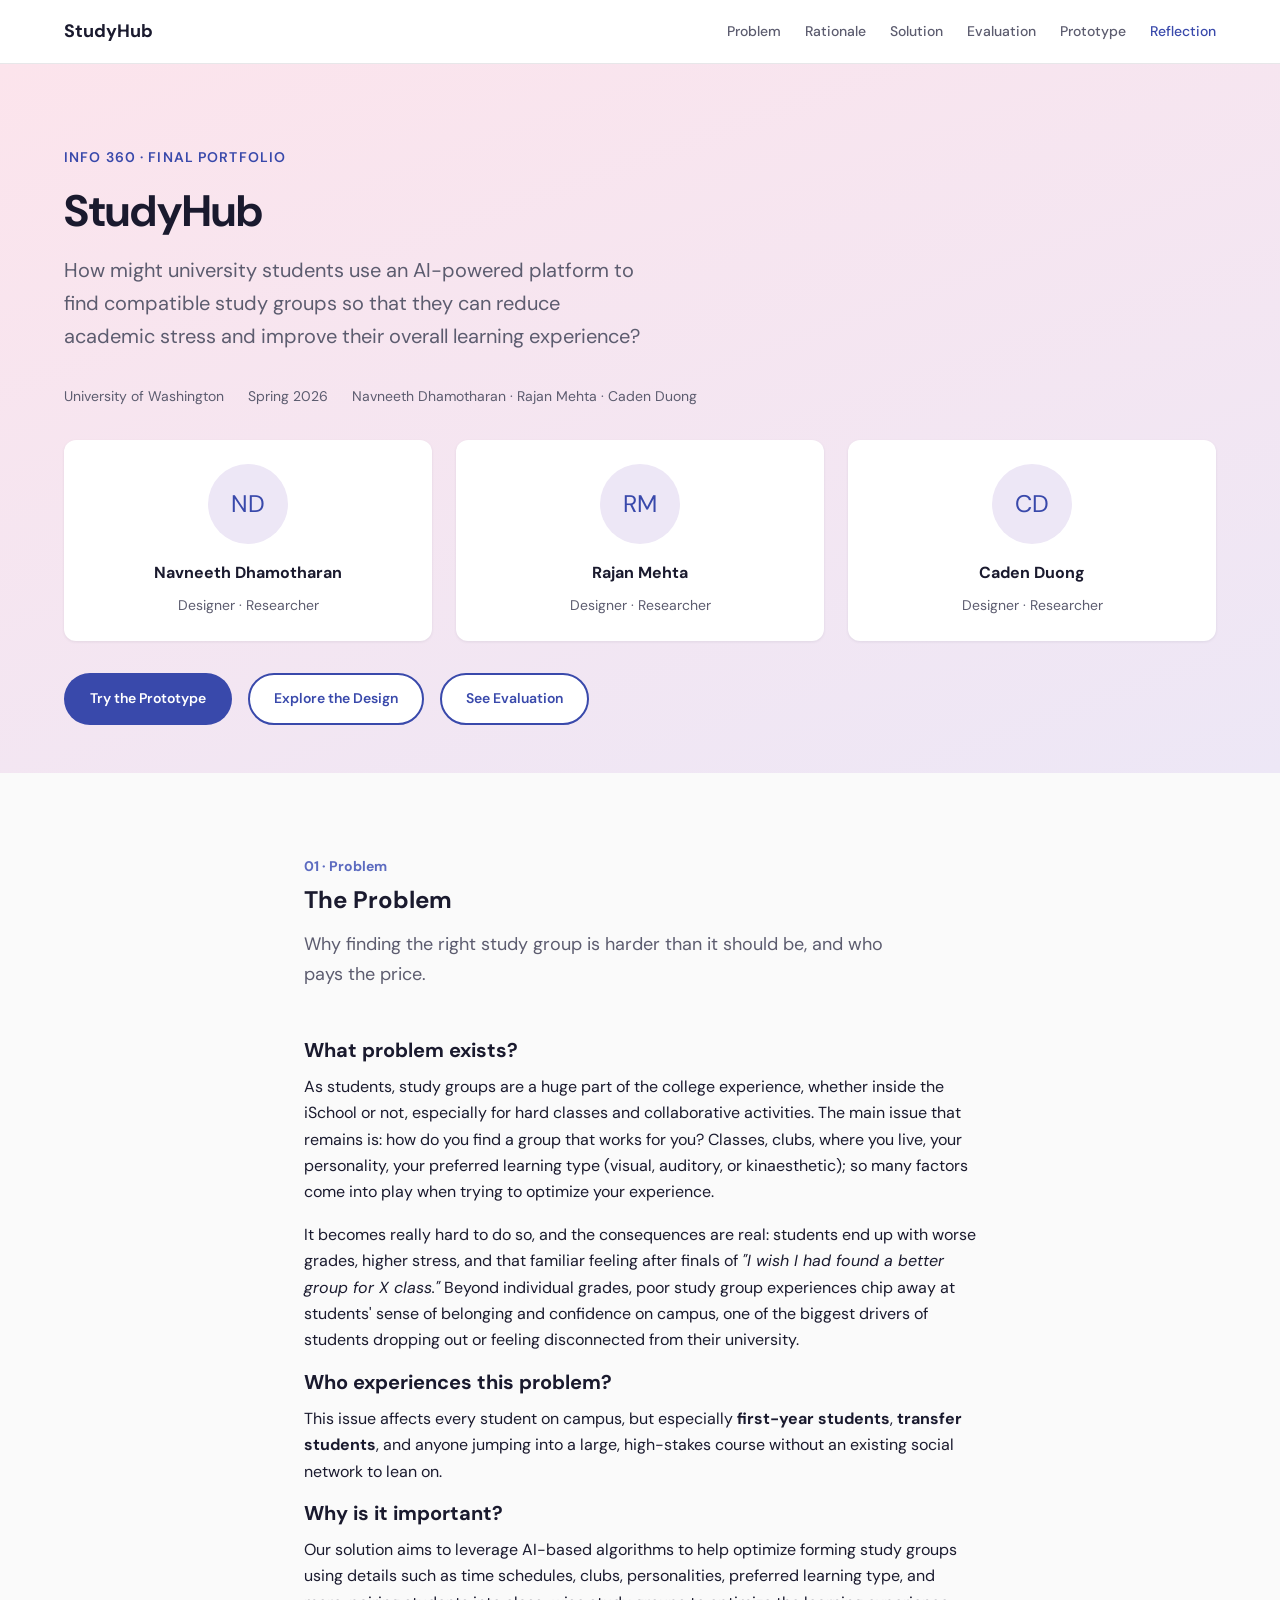
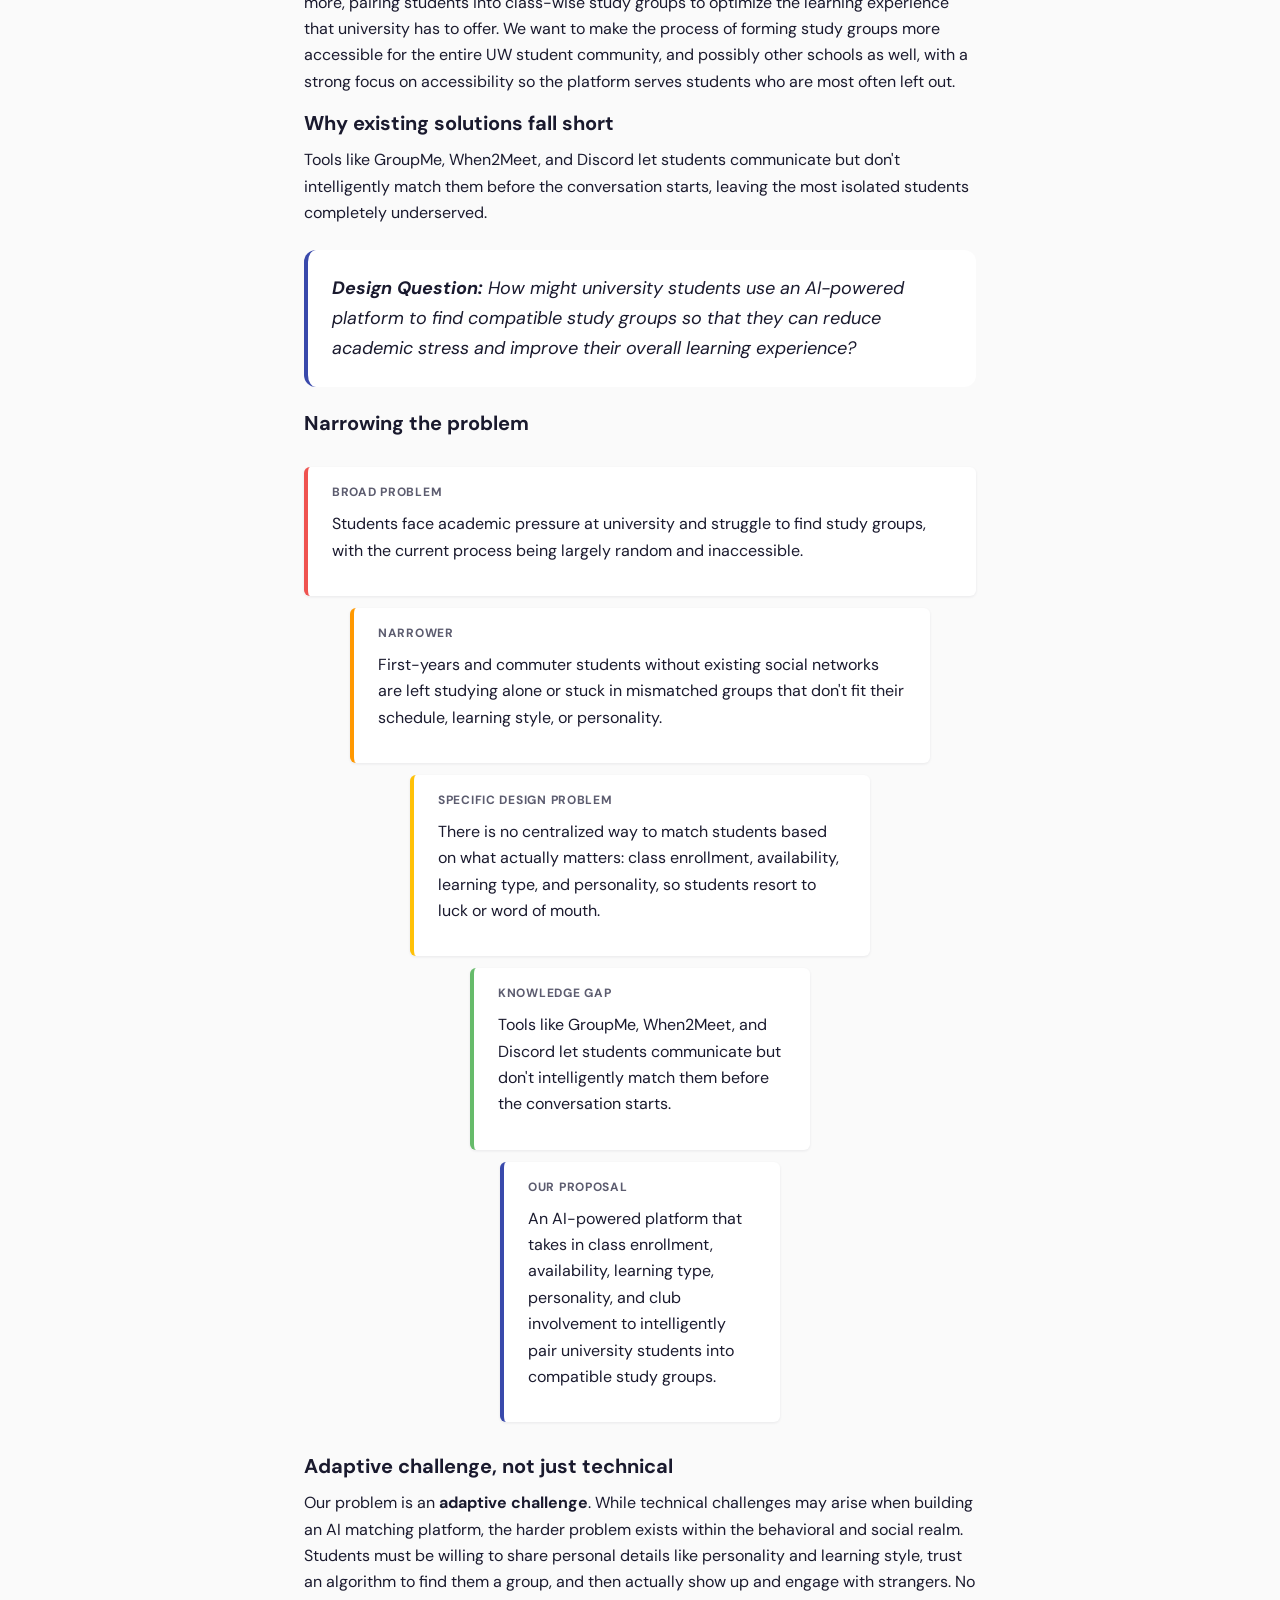
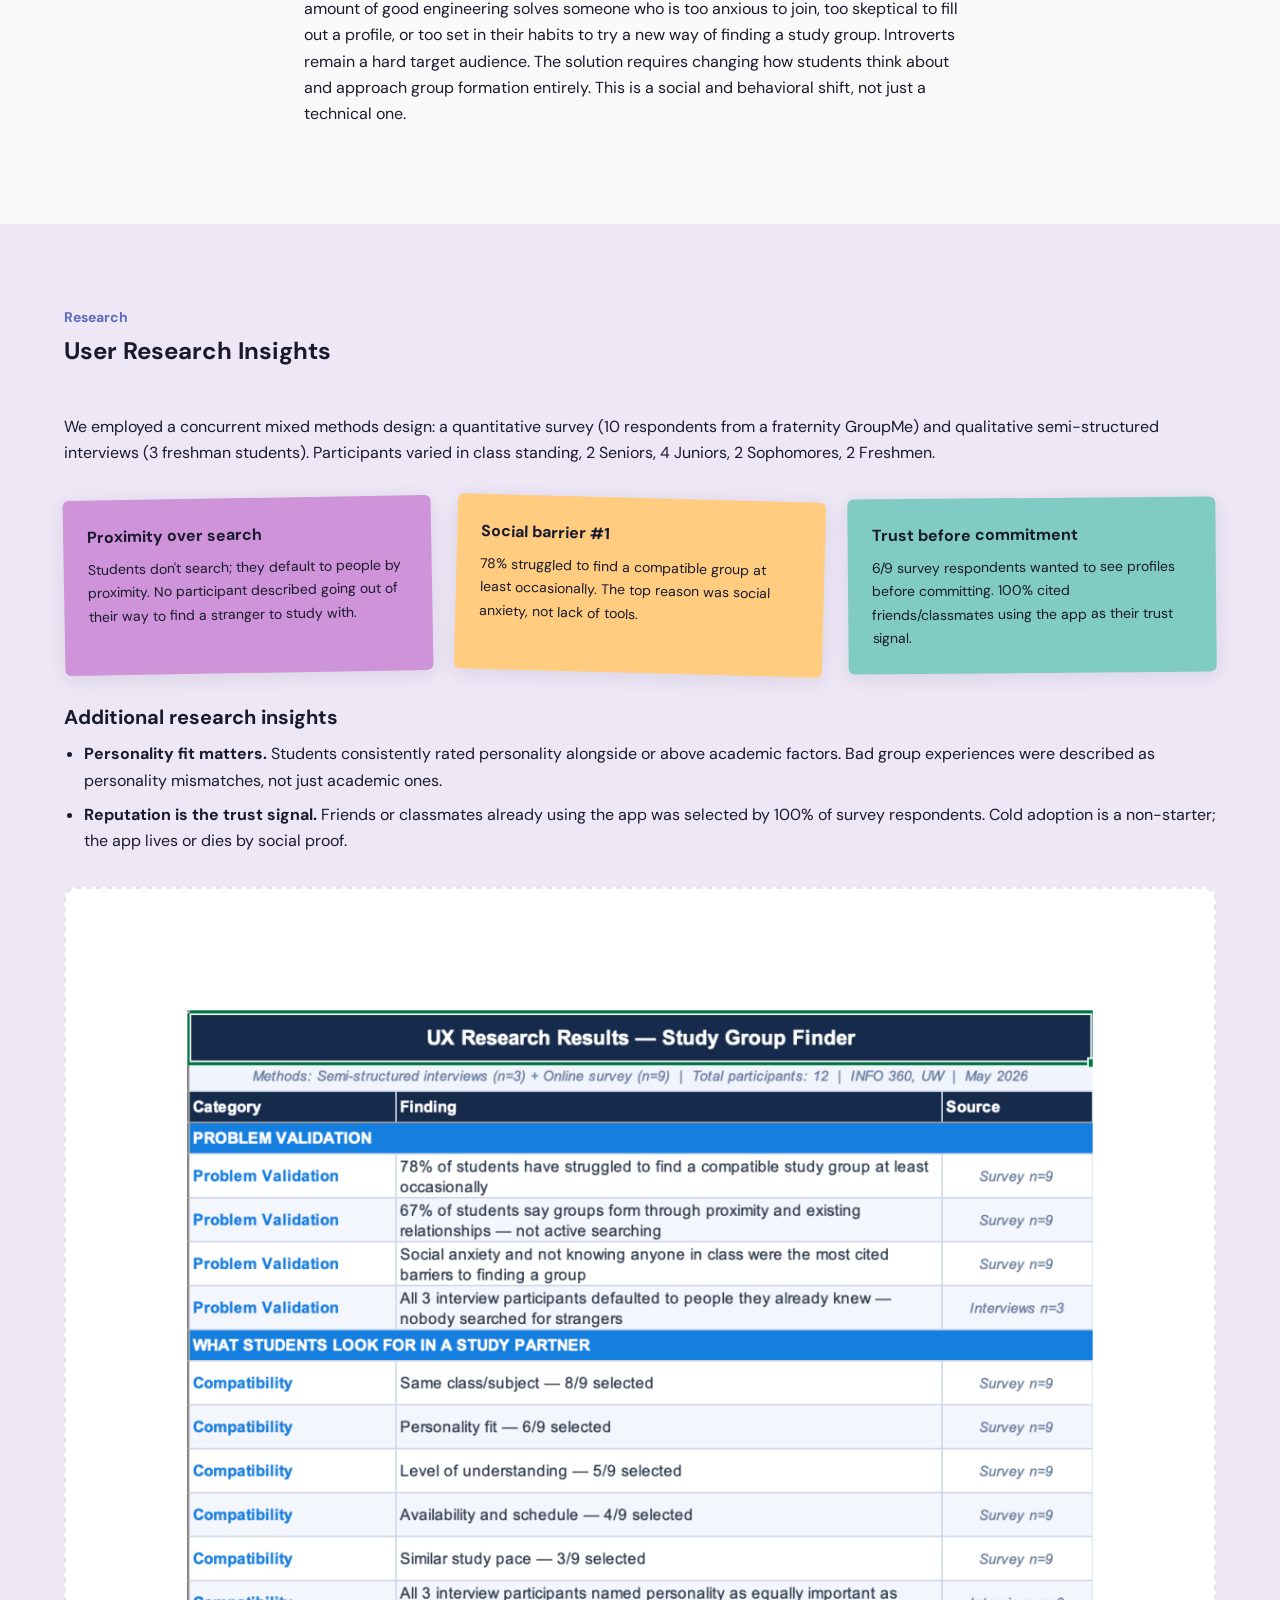
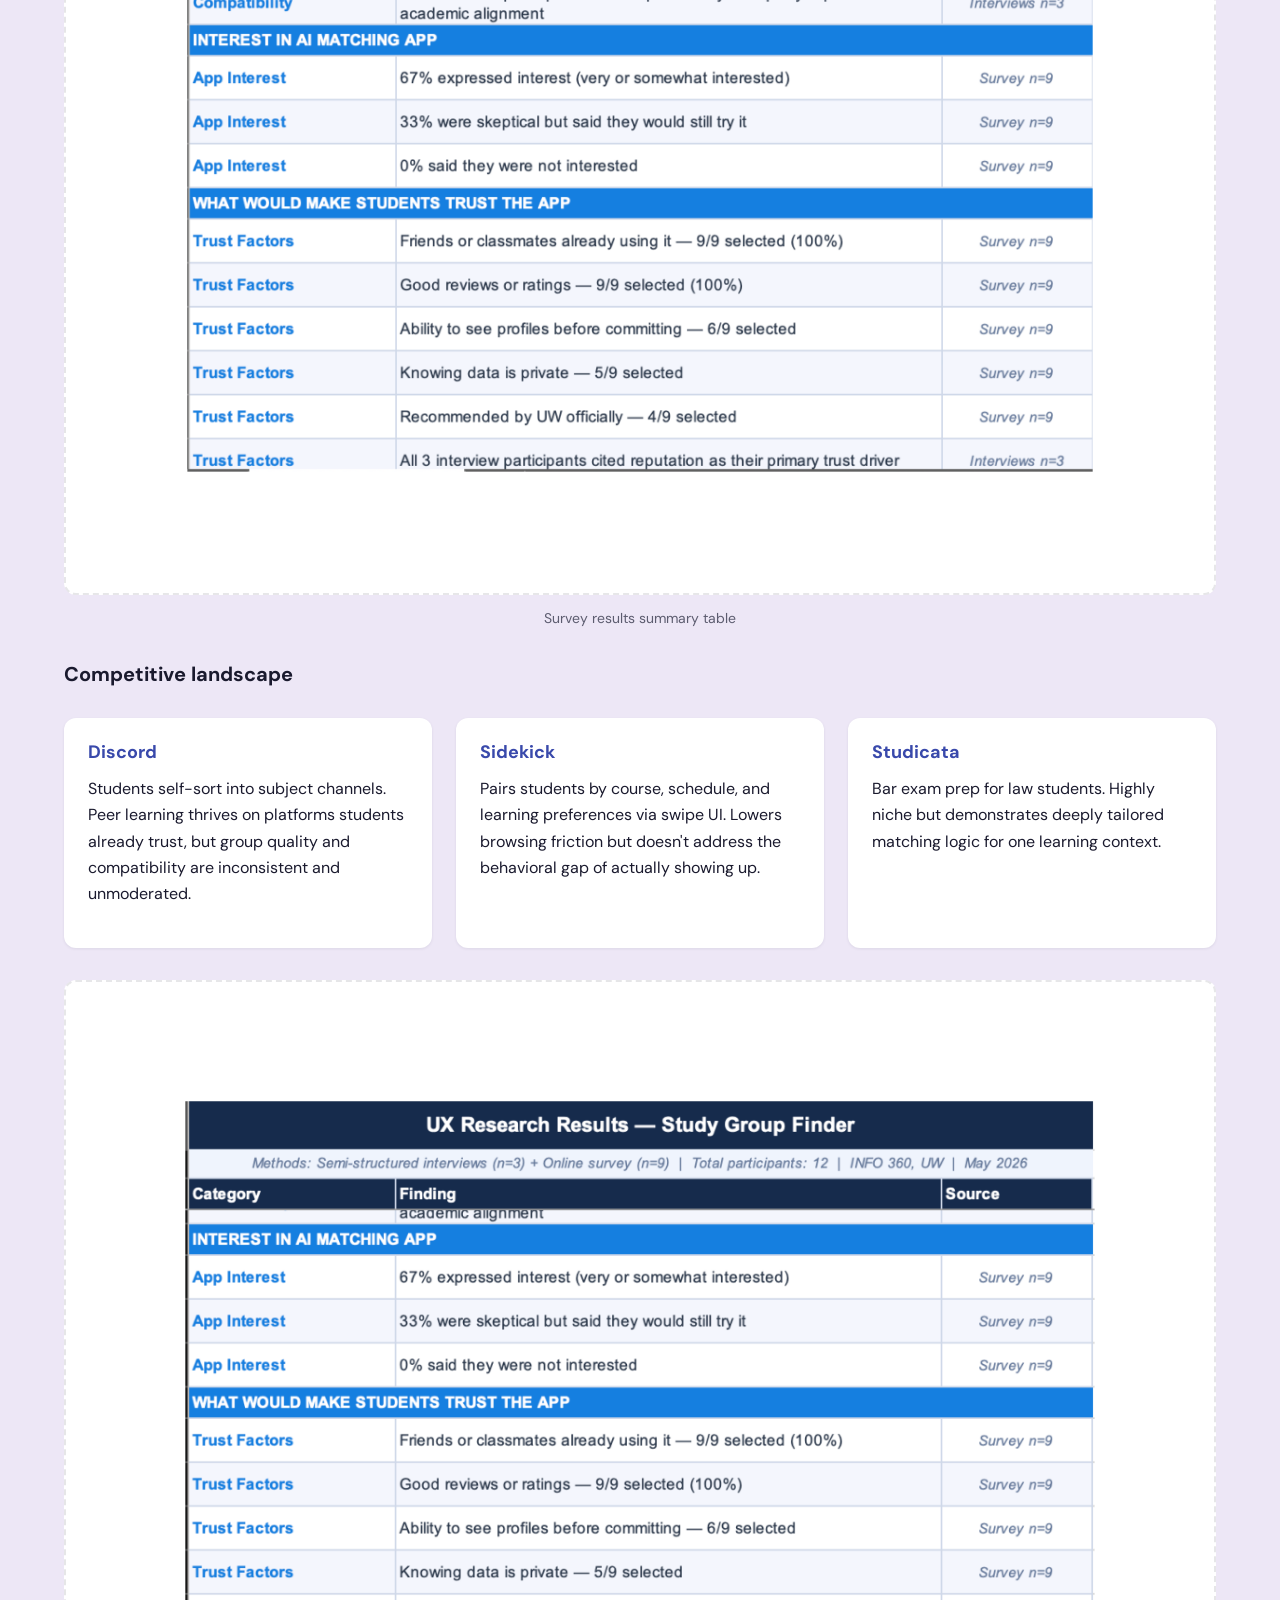
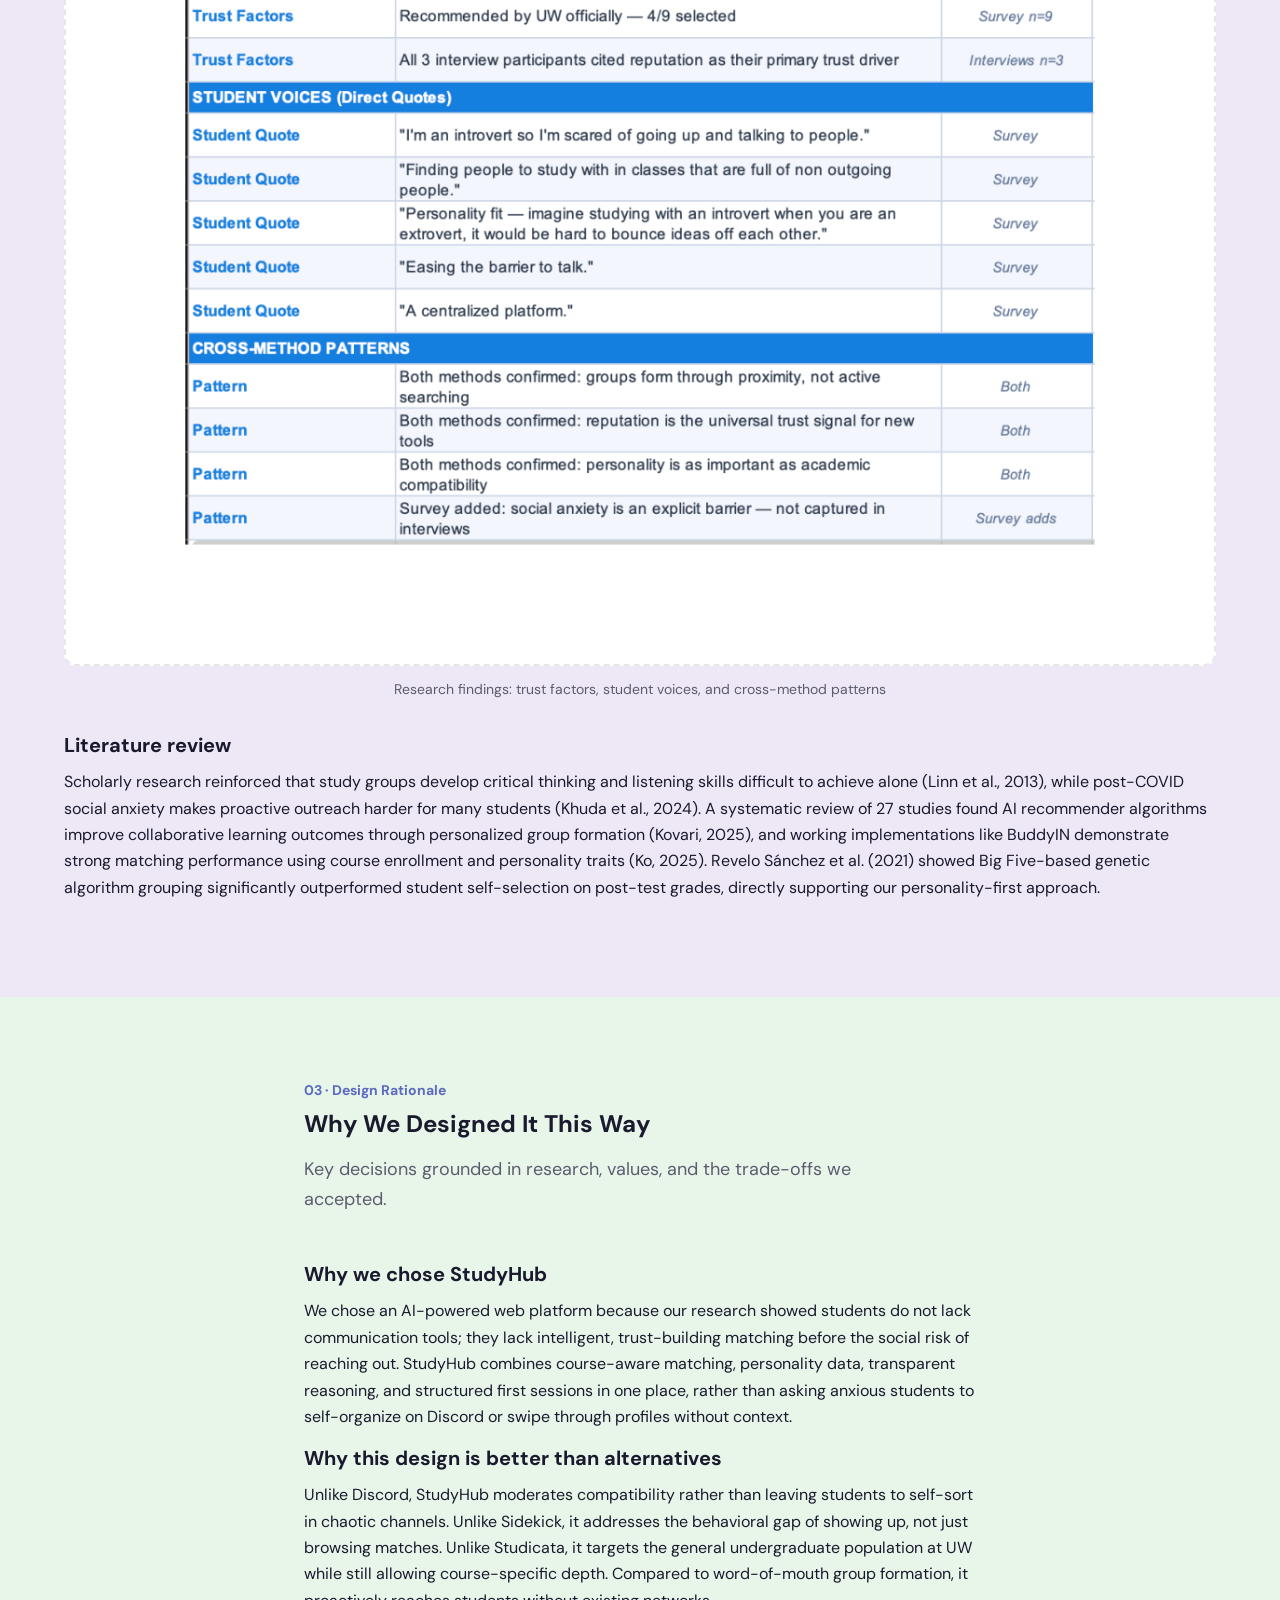
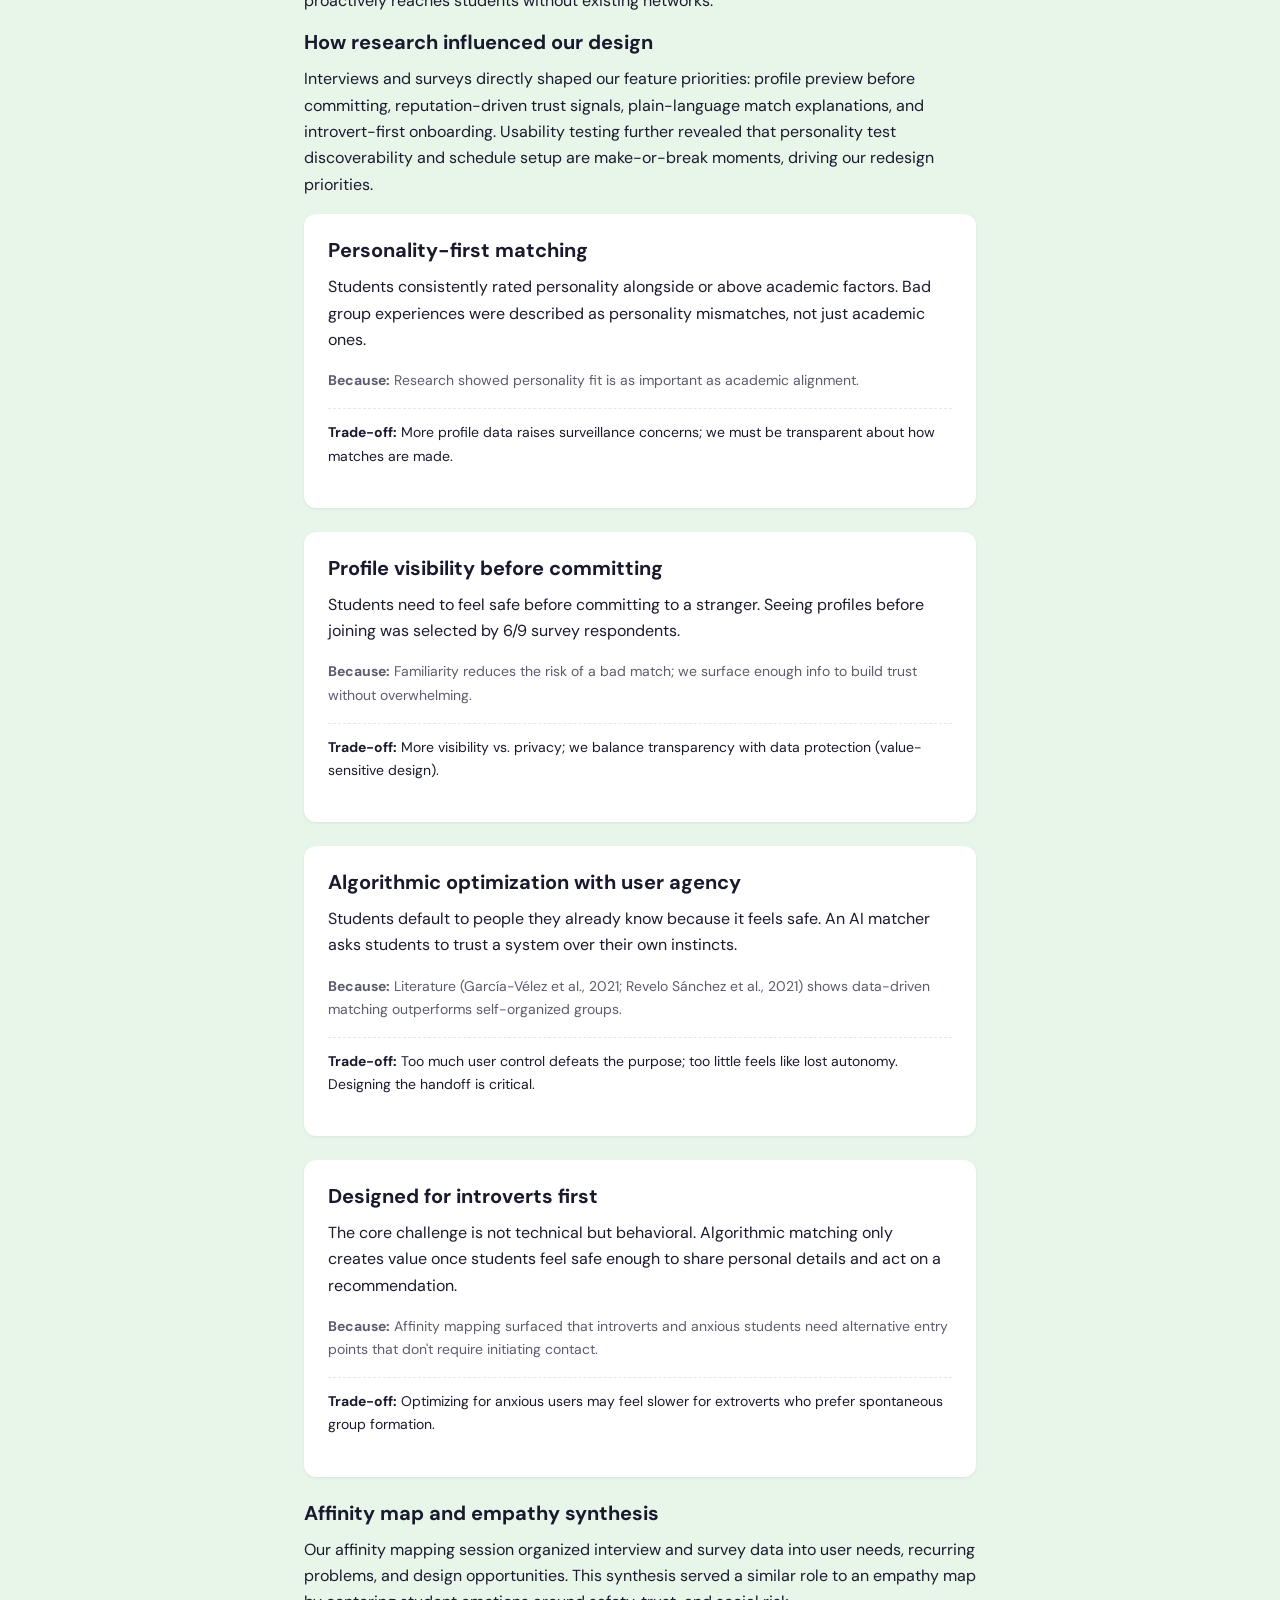
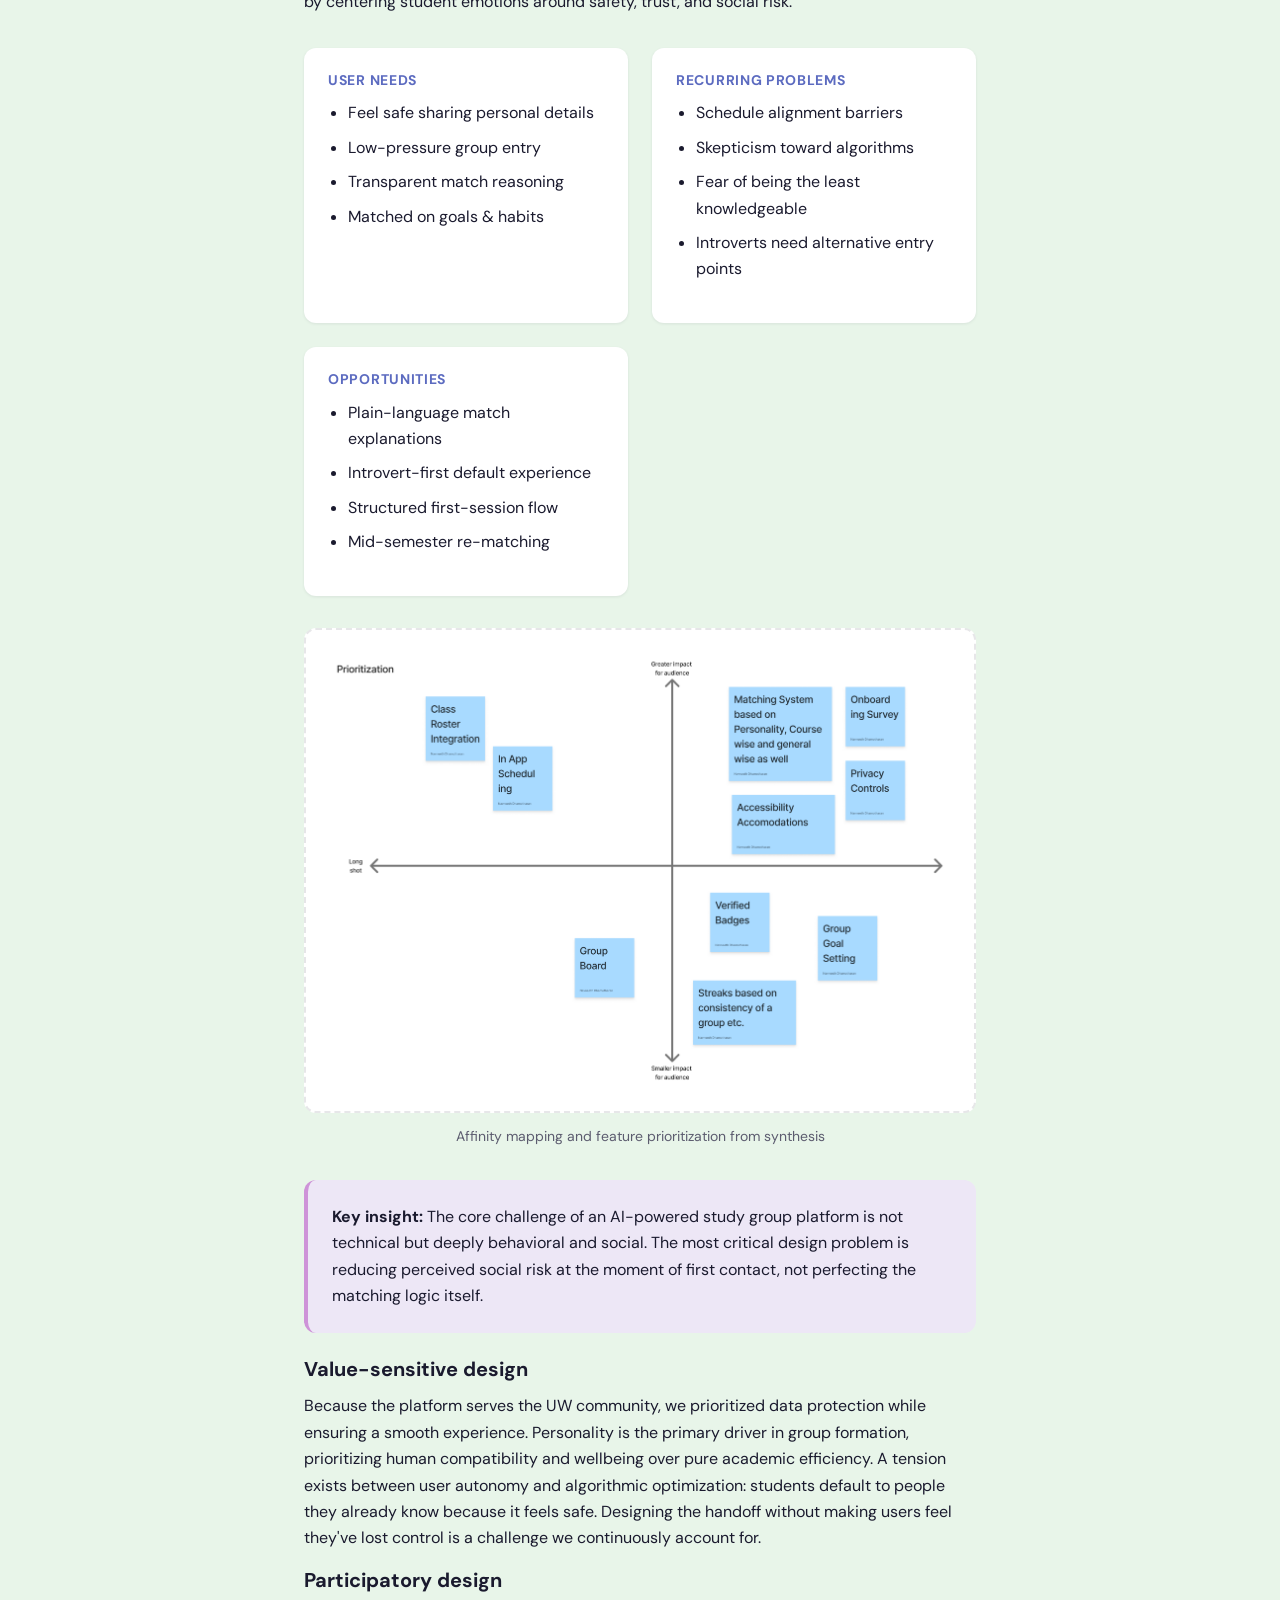
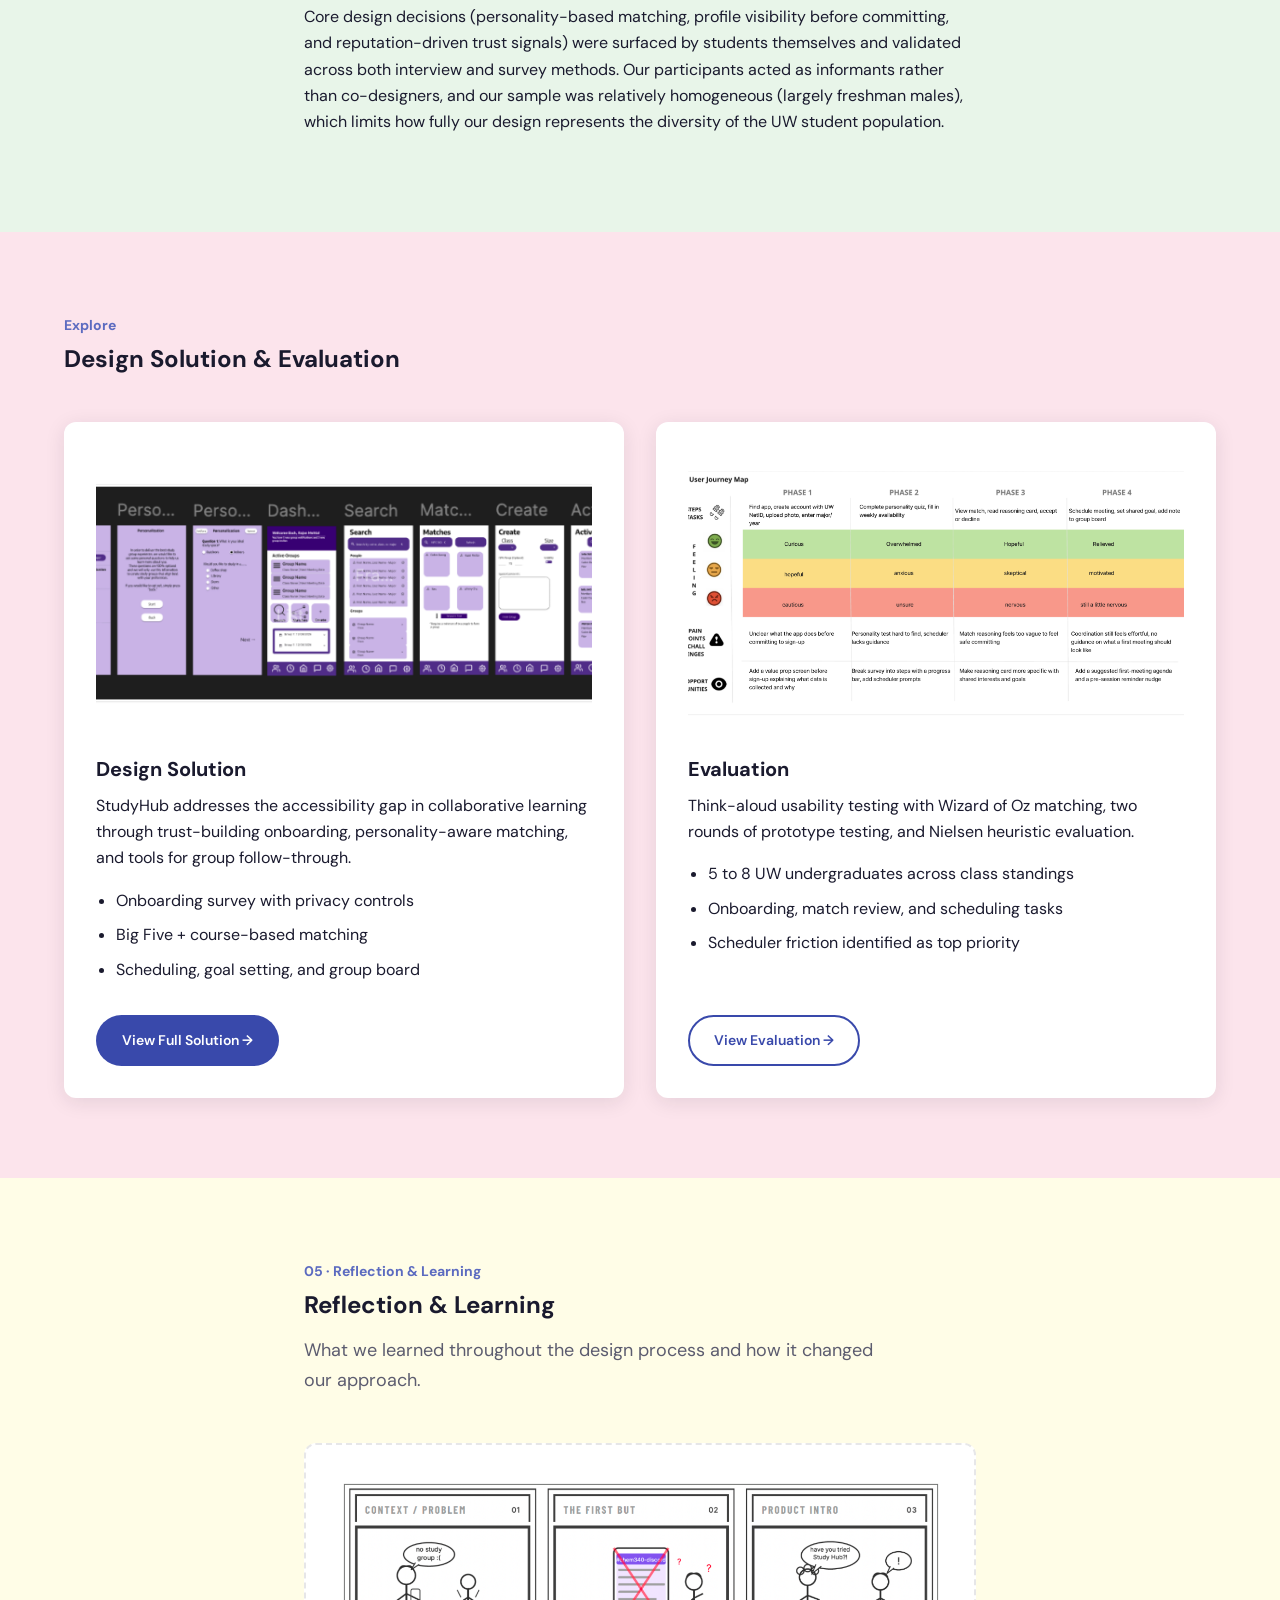
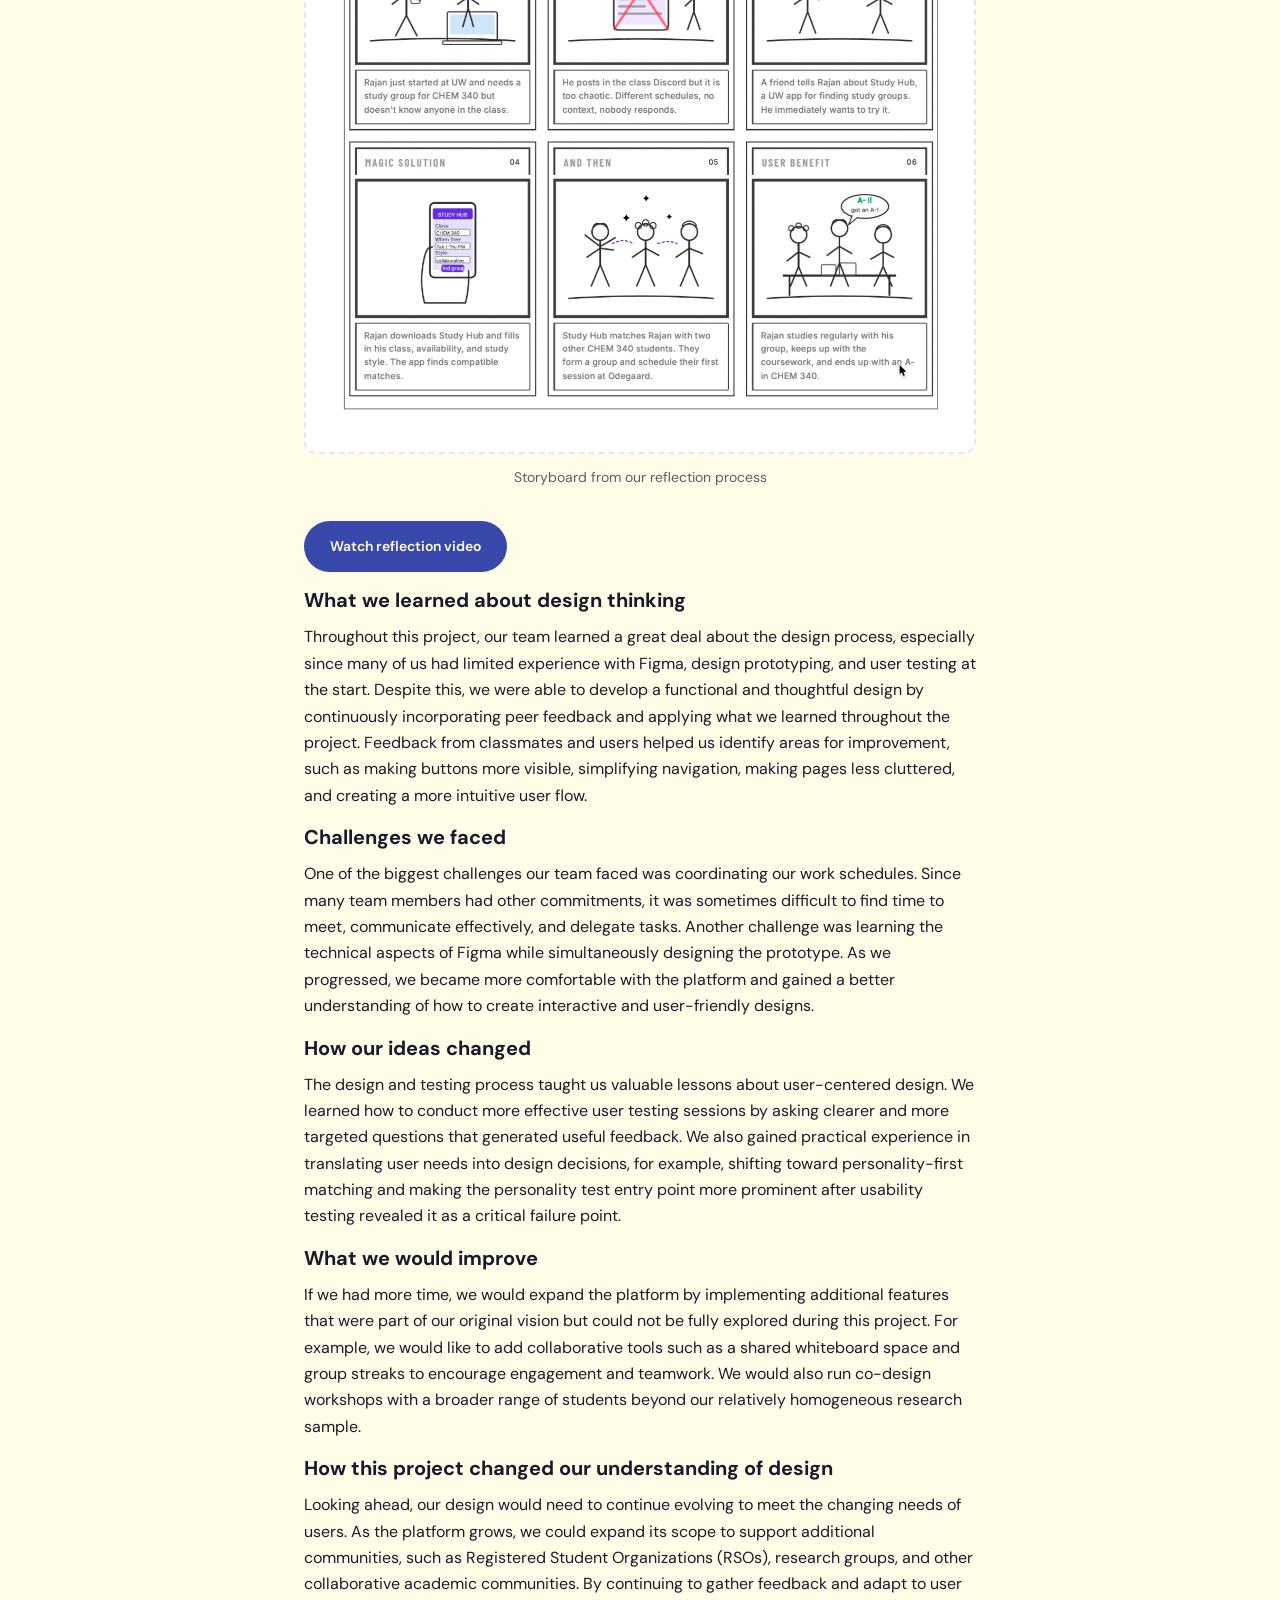
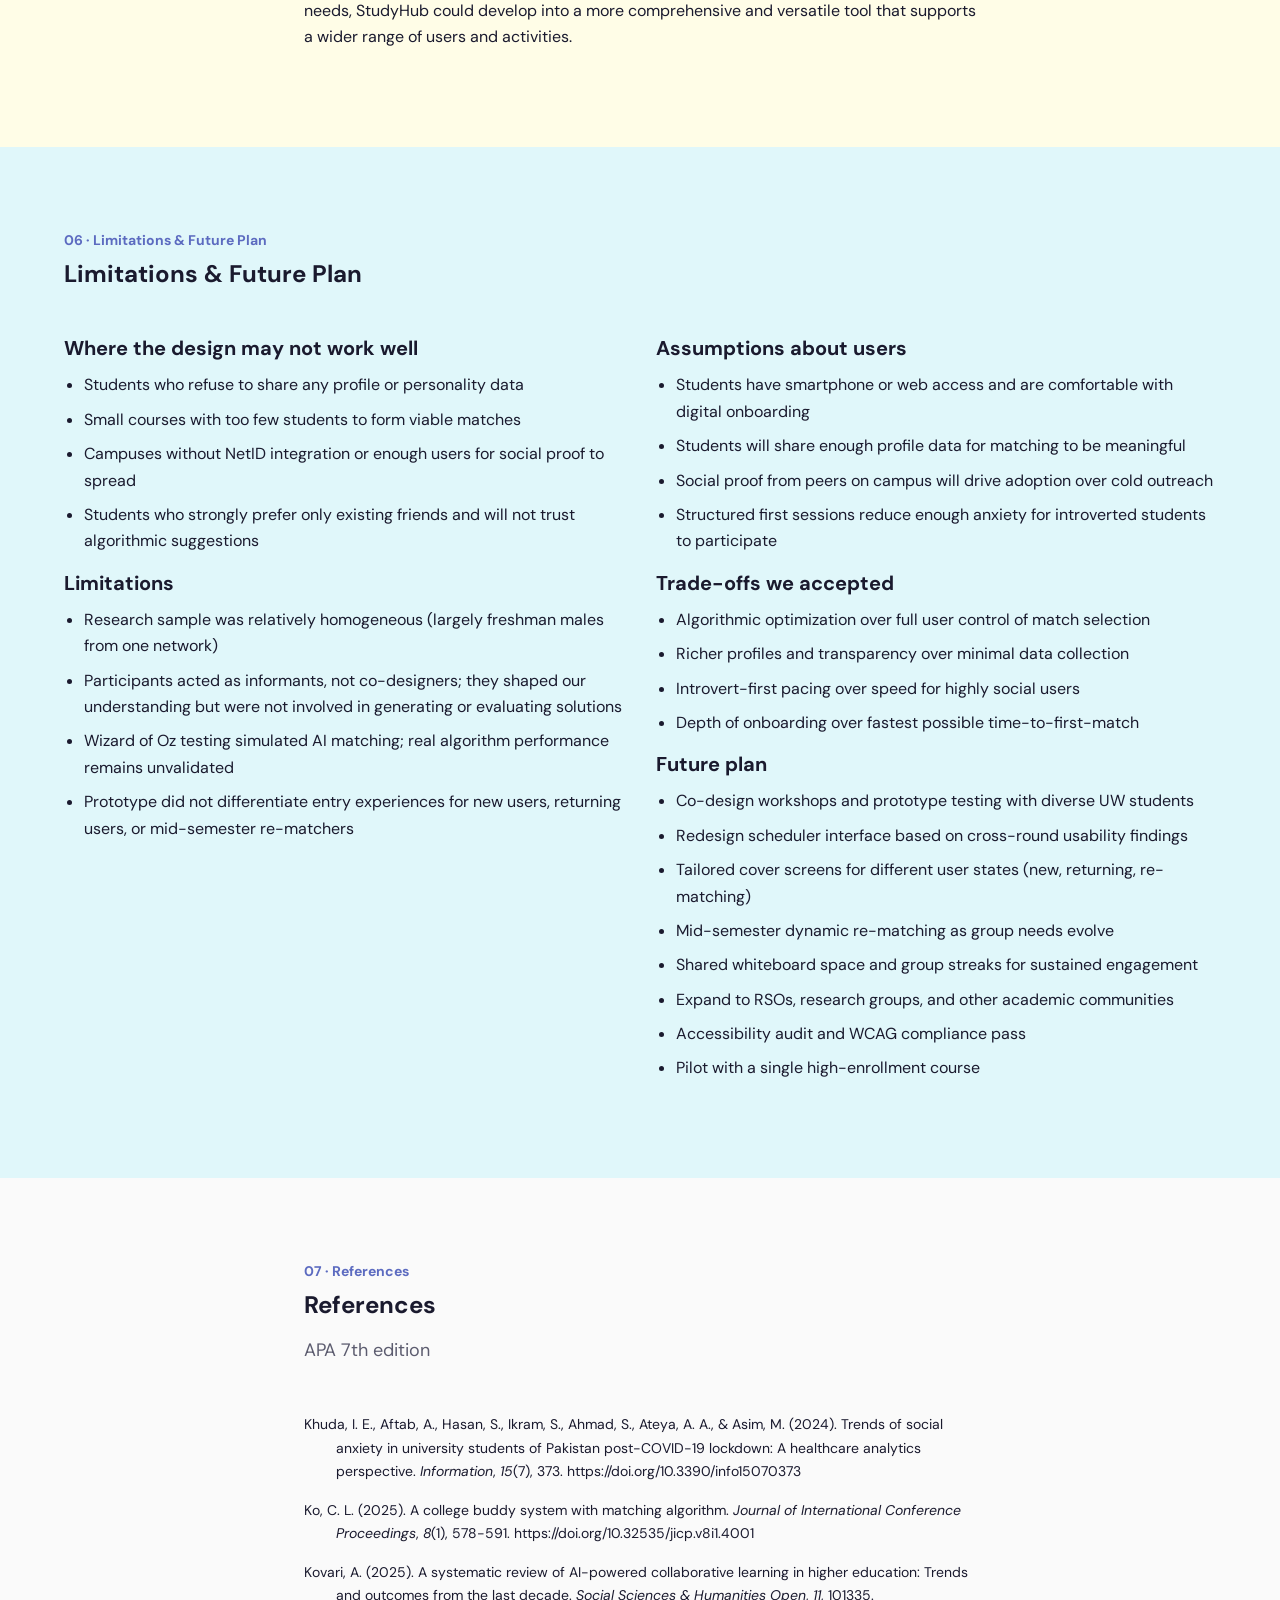
<file: index.html>
<!DOCTYPE html>
<html lang="en">
<head>
 <meta charset="UTF-8">
 <meta name="viewport" content="width=device-width, initial-scale=1.0">
 <title>StudyHub | INFO 360 Design Case Study</title>
 <meta name="description" content="An AI-powered platform helping UW students find compatible study groups. INFO 360 final portfolio.">
 <link rel="preconnect" href="https://fonts.googleapis.com">
 <link rel="preconnect" href="https://fonts.gstatic.com" crossorigin>
 <link href="https://fonts.googleapis.com/css2?family=DM+Sans:ital,opsz,wght@0,9..40,400;0,9..40,500;0,9..40,600;0,9..40,700;1,9..40,400&display=swap" rel="stylesheet">
 <link rel="stylesheet" href="assets/css/tokens.css">
 <link rel="stylesheet" href="assets/css/base.css">
 <link rel="stylesheet" href="assets/css/components.css">
 <link rel="stylesheet" href="assets/css/pages.css">
</head>
<body>

 <header class="site-header">
 <div class="container site-header__inner">
 <a href="index.html" class="site-logo">StudyHub</a>
 <button class="nav-toggle" aria-label="Toggle menu" aria-expanded="false">
 <svg width="24" height="24" viewBox="0 0 24 24" fill="none" stroke="currentColor" stroke-width="2"><path d="M3 12h18M3 6h18M3 18h18"/></svg>
 </button>
 <nav class="site-nav" aria-label="Main">
 <a href="#problem" data-nav-section="problem">Problem</a>
 <a href="#rationale" data-nav-section="rationale">Rationale</a>
 <a href="solution/">Solution</a>
 <a href="evaluation/">Evaluation</a>
 <a href="prototype/">Prototype</a>
 <a href="#reflection" data-nav-section="reflection">Reflection</a>
 </nav>
 </div>
 </header>

 <main>
 <!-- Hero -->
 <section class="hero">
 <div class="container">
 <span class="hero__eyebrow">INFO 360 · Final Portfolio</span>
 <h1 class="hero__title">StudyHub</h1>
 <p class="hero__tagline">How might university students use an AI-powered platform to find compatible study groups so that they can reduce academic stress and improve their overall learning experience?</p>
 <div class="hero__meta">
 <span>University of Washington</span>
 <span>Spring 2026</span>
 <span>Navneeth Dhamotharan · Rajan Mehta · Caden Duong</span>
 </div>

 <div class="team-grid">
 <div class="team-card">
 <div class="team-card__avatar">ND</div>
 <div class="team-card__name">Navneeth Dhamotharan</div>
 <div class="team-card__role">Designer · Researcher</div>
 </div>
 <div class="team-card">
 <div class="team-card__avatar">RM</div>
 <div class="team-card__name">Rajan Mehta</div>
 <div class="team-card__role">Designer · Researcher</div>
 </div>
 <div class="team-card">
 <div class="team-card__avatar">CD</div>
 <div class="team-card__name">Caden Duong</div>
 <div class="team-card__role">Designer · Researcher</div>
 </div>
 </div>

 <div class="hero__actions">
 <a href="prototype/" class="btn btn--primary">Try the Prototype</a>
 <a href="solution/" class="btn btn--secondary">Explore the Design</a>
 <a href="evaluation/" class="btn btn--secondary">See Evaluation</a>
 </div>
 </div>
 </section>

 <!-- 1. Problem -->
 <section id="problem" class="section section--white" data-section="problem">
 <div class="container container--narrow">
 <header class="section-header">
 <span class="section-header__number">01 · Problem</span>
 <h2>The Problem</h2>
 <p class="section-header__intro">Why finding the right study group is harder than it should be, and who pays the price.</p>
 </header>

 <h3>What problem exists?</h3>
 <p>As students, study groups are a huge part of the college experience, whether inside the iSchool or not, especially for hard classes and collaborative activities. The main issue that remains is: how do you find a group that works for you? Classes, clubs, where you live, your personality, your preferred learning type (visual, auditory, or kinaesthetic); so many factors come into play when trying to optimize your experience.</p>
 <p>It becomes really hard to do so, and the consequences are real: students end up with worse grades, higher stress, and that familiar feeling after finals of <em>"I wish I had found a better group for X class."</em> Beyond individual grades, poor study group experiences chip away at students' sense of belonging and confidence on campus, one of the biggest drivers of students dropping out or feeling disconnected from their university.</p>

 <h3>Who experiences this problem?</h3>
 <p>This issue affects every student on campus, but especially <strong>first-year students</strong>, <strong>transfer students</strong>, and anyone jumping into a large, high-stakes course without an existing social network to lean on.</p>

 <h3>Why is it important?</h3>
 <p>Our solution aims to leverage AI-based algorithms to help optimize forming study groups using details such as time schedules, clubs, personalities, preferred learning type, and more, pairing students into class-wise study groups to optimize the learning experience that university has to offer. We want to make the process of forming study groups more accessible for the entire UW student community, and possibly other schools as well, with a strong focus on accessibility so the platform serves students who are most often left out.</p>

 <h3>Why existing solutions fall short</h3>
 <p>Tools like GroupMe, When2Meet, and Discord let students communicate but don't intelligently match them before the conversation starts, leaving the most isolated students completely underserved.</p>

 <div class="callout callout--question">
 <strong>Design Question:</strong> How might university students use an AI-powered platform to find compatible study groups so that they can reduce academic stress and improve their overall learning experience?
 </div>

 <h3>Narrowing the problem</h3>
 <div class="funnel">
 <div class="funnel__step">
 <div class="funnel__label">Broad Problem</div>
 <p>Students face academic pressure at university and struggle to find study groups, with the current process being largely random and inaccessible.</p>
 </div>
 <div class="funnel__step">
 <div class="funnel__label">Narrower</div>
 <p>First-years and commuter students without existing social networks are left studying alone or stuck in mismatched groups that don't fit their schedule, learning style, or personality.</p>
 </div>
 <div class="funnel__step">
 <div class="funnel__label">Specific Design Problem</div>
 <p>There is no centralized way to match students based on what actually matters: class enrollment, availability, learning type, and personality, so students resort to luck or word of mouth.</p>
 </div>
 <div class="funnel__step">
 <div class="funnel__label">Knowledge Gap</div>
 <p>Tools like GroupMe, When2Meet, and Discord let students communicate but don't intelligently match them before the conversation starts.</p>
 </div>
 <div class="funnel__step">
 <div class="funnel__label">Our Proposal</div>
 <p>An AI-powered platform that takes in class enrollment, availability, learning type, personality, and club involvement to intelligently pair university students into compatible study groups.</p>
 </div>
 </div>

 <h3>Adaptive challenge, not just technical</h3>
 <p>Our problem is an <strong>adaptive challenge</strong>. While technical challenges may arise when building an AI matching platform, the harder problem exists within the behavioral and social realm. Students must be willing to share personal details like personality and learning style, trust an algorithm to find them a group, and then actually show up and engage with strangers. No amount of good engineering solves someone who is too anxious to join, too skeptical to fill out a profile, or too set in their habits to try a new way of finding a study group. Introverts remain a hard target audience. The solution requires changing how students think about and approach group formation entirely. This is a social and behavioral shift, not just a technical one.</p>
 </div>
 </section>

 <!-- Research insights (supports Problem) -->
 <section class="section section--purple">
 <div class="container">
 <header class="section-header">
 <span class="section-header__number">Research</span>
 <h2>User Research Insights</h2>
 </header>

 <p>We employed a concurrent mixed methods design: a quantitative survey (10 respondents from a fraternity GroupMe) and qualitative semi-structured interviews (3 freshman students). Participants varied in class standing, 2 Seniors, 4 Juniors, 2 Sophomores, 2 Freshmen.</p>

 <div class="sticky-grid">
 <div class="sticky-note sticky-note--purple">
 <strong>Proximity over search</strong>
 Students don't search; they default to people by proximity. No participant described going out of their way to find a stranger to study with.
 </div>
 <div class="sticky-note sticky-note--orange">
 <strong>Social barrier #1</strong>
 78% struggled to find a compatible group at least occasionally. The top reason was social anxiety, not lack of tools.
 </div>
 <div class="sticky-note sticky-note--teal">
 <strong>Trust before commitment</strong>
 6/9 survey respondents wanted to see profiles before committing. 100% cited friends/classmates using the app as their trust signal.
 </div>
 </div>

 <h3>Additional research insights</h3>
 <ul>
 <li><strong>Personality fit matters.</strong> Students consistently rated personality alongside or above academic factors. Bad group experiences were described as personality mismatches, not just academic ones.</li>
 <li><strong>Reputation is the trust signal.</strong> Friends or classmates already using the app was selected by 100% of survey respondents. Cold adoption is a non-starter; the app lives or dies by social proof.</li>
 </ul>

 <div class="figure">
 <div class="figure__frame">
 <img src="assets/images/problem/research-table-2.png" alt="UX research results: problem validation, compatibility, and app interest">
 </div>
 <figcaption class="figure__caption">Survey results summary table</figcaption>
 </div>

 <h3>Competitive landscape</h3>
 <div class="competitor-grid">
 <div class="competitor-card">
 <h4>Discord</h4>
 <p>Students self-sort into subject channels. Peer learning thrives on platforms students already trust, but group quality and compatibility are inconsistent and unmoderated.</p>
 </div>
 <div class="competitor-card">
 <h4>Sidekick</h4>
 <p>Pairs students by course, schedule, and learning preferences via swipe UI. Lowers browsing friction but doesn't address the behavioral gap of actually showing up.</p>
 </div>
 <div class="competitor-card">
 <h4>Studicata</h4>
 <p>Bar exam prep for law students. Highly niche but demonstrates deeply tailored matching logic for one learning context.</p>
 </div>
 </div>

 <div class="figure">
 <div class="figure__frame">
 <img src="assets/images/problem/research-table-1.png" alt="UX research results: trust factors, student voices, and cross-method patterns">
 </div>
 <figcaption class="figure__caption">Research findings: trust factors, student voices, and cross-method patterns</figcaption>
 </div>

        <h3>Literature review</h3>
        <p>Scholarly research reinforced that study groups develop critical thinking and listening skills difficult to achieve alone (Linn et al., 2013), while post-COVID social anxiety makes proactive outreach harder for many students (Khuda et al., 2024). A systematic review of 27 studies found AI recommender algorithms improve collaborative learning outcomes through personalized group formation (Kovari, 2025), and working implementations like BuddyIN demonstrate strong matching performance using course enrollment and personality traits (Ko, 2025). Revelo Sánchez et al. (2021) showed Big Five-based genetic algorithm grouping significantly outperformed student self-selection on post-test grades, directly supporting our personality-first approach.</p>
      </div>
    </section>

    <!-- 3. Design Rationale -->
 <section id="rationale" class="section section--green" data-section="rationale">
 <div class="container container--narrow">
 <header class="section-header">
 <span class="section-header__number">03 · Design Rationale</span>
 <h2>Why We Designed It This Way</h2>
          <p class="section-header__intro">Key decisions grounded in research, values, and the trade-offs we accepted.</p>
        </header>

        <h3>Why we chose StudyHub</h3>
        <p>We chose an AI-powered web platform because our research showed students do not lack communication tools; they lack intelligent, trust-building matching before the social risk of reaching out. StudyHub combines course-aware matching, personality data, transparent reasoning, and structured first sessions in one place, rather than asking anxious students to self-organize on Discord or swipe through profiles without context.</p>

        <h3>Why this design is better than alternatives</h3>
        <p>Unlike Discord, StudyHub moderates compatibility rather than leaving students to self-sort in chaotic channels. Unlike Sidekick, it addresses the behavioral gap of showing up, not just browsing matches. Unlike Studicata, it targets the general undergraduate population at UW while still allowing course-specific depth. Compared to word-of-mouth group formation, it proactively reaches students without existing networks.</p>

        <h3>How research influenced our design</h3>
        <p>Interviews and surveys directly shaped our feature priorities: profile preview before committing, reputation-driven trust signals, plain-language match explanations, and introvert-first onboarding. Usability testing further revealed that personality test discoverability and schedule setup are make-or-break moments, driving our redesign priorities.</p>

        <div class="decision-card">
          <h3>Personality-first matching</h3>
 <p>Students consistently rated personality alongside or above academic factors. Bad group experiences were described as personality mismatches, not just academic ones.</p>
 <p class="decision-card__because"><strong>Because:</strong> Research showed personality fit is as important as academic alignment.</p>
 <p class="decision-card__tradeoff"><strong>Trade-off:</strong> More profile data raises surveillance concerns; we must be transparent about how matches are made.</p>
 </div>

 <div class="decision-card">
 <h3>Profile visibility before committing</h3>
 <p>Students need to feel safe before committing to a stranger. Seeing profiles before joining was selected by 6/9 survey respondents.</p>
 <p class="decision-card__because"><strong>Because:</strong> Familiarity reduces the risk of a bad match; we surface enough info to build trust without overwhelming.</p>
 <p class="decision-card__tradeoff"><strong>Trade-off:</strong> More visibility vs. privacy; we balance transparency with data protection (value-sensitive design).</p>
 </div>

 <div class="decision-card">
 <h3>Algorithmic optimization with user agency</h3>
 <p>Students default to people they already know because it feels safe. An AI matcher asks students to trust a system over their own instincts.</p>
 <p class="decision-card__because"><strong>Because:</strong> Literature (García-Vélez et al., 2021; Revelo Sánchez et al., 2021) shows data-driven matching outperforms self-organized groups.</p>
 <p class="decision-card__tradeoff"><strong>Trade-off:</strong> Too much user control defeats the purpose; too little feels like lost autonomy. Designing the handoff is critical.</p>
 </div>

 <div class="decision-card">
 <h3>Designed for introverts first</h3>
 <p>The core challenge is not technical but behavioral. Algorithmic matching only creates value once students feel safe enough to share personal details and act on a recommendation.</p>
 <p class="decision-card__because"><strong>Because:</strong> Affinity mapping surfaced that introverts and anxious students need alternative entry points that don't require initiating contact.</p>
 <p class="decision-card__tradeoff"><strong>Trade-off:</strong> Optimizing for anxious users may feel slower for extroverts who prefer spontaneous group formation.</p>
 </div>

        <h3>Affinity map and empathy synthesis</h3>
        <p>Our affinity mapping session organized interview and survey data into user needs, recurring problems, and design opportunities. This synthesis served a similar role to an empathy map by centering student emotions around safety, trust, and social risk.</p>
 <div class="affinity-grid">
 <div class="affinity-column">
 <h4>User Needs</h4>
 <ul>
 <li>Feel safe sharing personal details</li>
 <li>Low-pressure group entry</li>
 <li>Transparent match reasoning</li>
 <li>Matched on goals &amp; habits</li>
 </ul>
 </div>
 <div class="affinity-column">
 <h4>Recurring Problems</h4>
 <ul>
 <li>Schedule alignment barriers</li>
 <li>Skepticism toward algorithms</li>
 <li>Fear of being the least knowledgeable</li>
 <li>Introverts need alternative entry points</li>
 </ul>
 </div>
 <div class="affinity-column">
 <h4>Opportunities</h4>
 <ul>
 <li>Plain-language match explanations</li>
 <li>Introvert-first default experience</li>
 <li>Structured first-session flow</li>
 <li>Mid-semester re-matching</li>
 </ul>
 </div>
 </div>

 <div class="figure">
 <div class="figure__frame">
 <img src="assets/images/solution/prioritization.png" alt="Affinity mapping and feature prioritization from synthesis">
 </div>
 <figcaption class="figure__caption">Affinity mapping and feature prioritization from synthesis</figcaption>
 </div>

 <div class="callout callout--insight">
 <strong>Key insight:</strong> The core challenge of an AI-powered study group platform is not technical but deeply behavioral and social. The most critical design problem is reducing perceived social risk at the moment of first contact, not perfecting the matching logic itself.
 </div>

 <h3>Value-sensitive design</h3>
 <p>Because the platform serves the UW community, we prioritized data protection while ensuring a smooth experience. Personality is the primary driver in group formation, prioritizing human compatibility and wellbeing over pure academic efficiency. A tension exists between user autonomy and algorithmic optimization: students default to people they already know because it feels safe. Designing the handoff without making users feel they've lost control is a challenge we continuously account for.</p>

 <h3>Participatory design</h3>
 <p>Core design decisions (personality-based matching, profile visibility before committing, and reputation-driven trust signals) were surfaced by students themselves and validated across both interview and survey methods. Our participants acted as informants rather than co-designers, and our sample was relatively homogeneous (largely freshman males), which limits how fully our design represents the diversity of the UW student population.</p>
 </div>
 </section>

 <!-- Deep-dive preview cards -->
 <section class="section section--pink">
 <div class="container">
 <header class="section-header">
 <span class="section-header__number">Explore</span>
 <h2>Design Solution &amp; Evaluation</h2>
 </header>
 <div class="card-grid">
 <article class="card preview-card">
 <div class="preview-card__thumb">
 <img src="assets/images/solution/hi-fi-image.png" alt="StudyHub high-fidelity prototype preview">
 </div>
 <h3>Design Solution</h3>
 <p>StudyHub addresses the accessibility gap in collaborative learning through trust-building onboarding, personality-aware matching, and tools for group follow-through.</p>
 <ul>
 <li>Onboarding survey with privacy controls</li>
 <li>Big Five + course-based matching</li>
 <li>Scheduling, goal setting, and group board</li>
 </ul>
 <div class="preview-card__link">
 <a href="solution/" class="btn btn--primary">View Full Solution →</a>
 </div>
 </article>
 <article class="card preview-card">
 <div class="preview-card__thumb">
 <img src="assets/images/evaluation/journey-map.png" alt="User journey map from evaluation">
 </div>
 <h3>Evaluation</h3>
 <p>Think-aloud usability testing with Wizard of Oz matching, two rounds of prototype testing, and Nielsen heuristic evaluation.</p>
 <ul>
              <li>5 to 8 UW undergraduates across class standings</li>
 <li>Onboarding, match review, and scheduling tasks</li>
 <li>Scheduler friction identified as top priority</li>
 </ul>
 <div class="preview-card__link">
 <a href="evaluation/" class="btn btn--secondary">View Evaluation →</a>
 </div>
 </article>
 </div>
 </div>
 </section>

 <!-- 5. Reflection -->
 <section id="reflection" class="section section--yellow" data-section="reflection">
 <div class="container container--narrow">
 <header class="section-header">
 <span class="section-header__number">05 · Reflection &amp; Learning</span>
 <h2>Reflection &amp; Learning</h2>
 <p class="section-header__intro">What we learned throughout the design process and how it changed our approach.</p>
 </header>

 <div class="figure">
 <div class="figure__frame">
 <img src="assets/images/solution/storyboard.png" alt="Storyboard from our reflection process">
 </div>
 <figcaption class="figure__caption">Storyboard from our reflection process</figcaption>
 </div>

 <p>
 <a href="https://www.youtube.com/watch?v=gZs4fIYDXAg" class="btn btn--primary" target="_blank" rel="noopener">Watch reflection video</a>
 </p>

 <h3>What we learned about design thinking</h3>
 <p>Throughout this project, our team learned a great deal about the design process, especially since many of us had limited experience with Figma, design prototyping, and user testing at the start. Despite this, we were able to develop a functional and thoughtful design by continuously incorporating peer feedback and applying what we learned throughout the project. Feedback from classmates and users helped us identify areas for improvement, such as making buttons more visible, simplifying navigation, making pages less cluttered, and creating a more intuitive user flow.</p>

 <h3>Challenges we faced</h3>
 <p>One of the biggest challenges our team faced was coordinating our work schedules. Since many team members had other commitments, it was sometimes difficult to find time to meet, communicate effectively, and delegate tasks. Another challenge was learning the technical aspects of Figma while simultaneously designing the prototype. As we progressed, we became more comfortable with the platform and gained a better understanding of how to create interactive and user-friendly designs.</p>

 <h3>How our ideas changed</h3>
 <p>The design and testing process taught us valuable lessons about user-centered design. We learned how to conduct more effective user testing sessions by asking clearer and more targeted questions that generated useful feedback. We also gained practical experience in translating user needs into design decisions, for example, shifting toward personality-first matching and making the personality test entry point more prominent after usability testing revealed it as a critical failure point.</p>

 <h3>What we would improve</h3>
 <p>If we had more time, we would expand the platform by implementing additional features that were part of our original vision but could not be fully explored during this project. For example, we would like to add collaborative tools such as a shared whiteboard space and group streaks to encourage engagement and teamwork. We would also run co-design workshops with a broader range of students beyond our relatively homogeneous research sample.</p>

 <h3>How this project changed our understanding of design</h3>
 <p>Looking ahead, our design would need to continue evolving to meet the changing needs of users. As the platform grows, we could expand its scope to support additional communities, such as Registered Student Organizations (RSOs), research groups, and other collaborative academic communities. By continuing to gather feedback and adapt to user needs, StudyHub could develop into a more comprehensive and versatile tool that supports a wider range of users and activities.</p>
 </div>
 </section>

 <!-- 6. Limitations -->
 <section id="limitations" class="section section--cyan">
 <div class="container">
 <header class="section-header">
 <span class="section-header__number">06 · Limitations &amp; Future Plan</span>
 <h2>Limitations &amp; Future Plan</h2>
 </header>
        <div class="two-col">
          <div>
            <h3>Where the design may not work well</h3>
            <ul>
              <li>Students who refuse to share any profile or personality data</li>
              <li>Small courses with too few students to form viable matches</li>
              <li>Campuses without NetID integration or enough users for social proof to spread</li>
              <li>Students who strongly prefer only existing friends and will not trust algorithmic suggestions</li>
            </ul>

            <h3>Limitations</h3>
            <ul>
              <li>Research sample was relatively homogeneous (largely freshman males from one network)</li>
              <li>Participants acted as informants, not co-designers; they shaped our understanding but were not involved in generating or evaluating solutions</li>
              <li>Wizard of Oz testing simulated AI matching; real algorithm performance remains unvalidated</li>
              <li>Prototype did not differentiate entry experiences for new users, returning users, or mid-semester re-matchers</li>
            </ul>
          </div>
          <div>
            <h3>Assumptions about users</h3>
            <ul>
              <li>Students have smartphone or web access and are comfortable with digital onboarding</li>
              <li>Students will share enough profile data for matching to be meaningful</li>
              <li>Social proof from peers on campus will drive adoption over cold outreach</li>
              <li>Structured first sessions reduce enough anxiety for introverted students to participate</li>
            </ul>

            <h3>Trade-offs we accepted</h3>
            <ul>
              <li>Algorithmic optimization over full user control of match selection</li>
              <li>Richer profiles and transparency over minimal data collection</li>
              <li>Introvert-first pacing over speed for highly social users</li>
              <li>Depth of onboarding over fastest possible time-to-first-match</li>
            </ul>

            <h3>Future plan</h3>
 <ul>
 <li>Co-design workshops and prototype testing with diverse UW students</li>
 <li>Redesign scheduler interface based on cross-round usability findings</li>
 <li>Tailored cover screens for different user states (new, returning, re-matching)</li>
 <li>Mid-semester dynamic re-matching as group needs evolve</li>
 <li>Shared whiteboard space and group streaks for sustained engagement</li>
 <li>Expand to RSOs, research groups, and other academic communities</li>
 <li>Accessibility audit and WCAG compliance pass</li>
 <li>Pilot with a single high-enrollment course</li>
 </ul>
 </div>
 </div>
 </div>
 </section>

 <!-- 7. References -->
 <section id="references" class="section section--white">
 <div class="container container--narrow">
 <header class="section-header">
 <span class="section-header__number">07 · References</span>
 <h2>References</h2>
 <p class="section-header__intro">APA 7th edition</p>
 </header>
 <ol class="references-list">
 <li>Khuda, I. E., Aftab, A., Hasan, S., Ikram, S., Ahmad, S., Ateya, A. A., &amp; Asim, M. (2024). Trends of social anxiety in university students of Pakistan post-COVID-19 lockdown: A healthcare analytics perspective. <em>Information</em>, <em>15</em>(7), 373. https://doi.org/10.3390/info15070373</li>
          <li>Ko, C. L. (2025). A college buddy system with matching algorithm. <em>Journal of International Conference Proceedings</em>, <em>8</em>(1), 578-591. https://doi.org/10.32535/jicp.v8i1.4001</li>
 <li>Kovari, A. (2025). A systematic review of AI-powered collaborative learning in higher education: Trends and outcomes from the last decade. <em>Social Sciences &amp; Humanities Open</em>, <em>11</em>, 101335.</li>
 <li>Linn, W. D., Lord, K. C., Whong, C. Y., &amp; Phillips, E. G. (2013). Developing effective study groups in the quest for the "Holy Grail": Critical thinking. <em>American Journal of Pharmaceutical Education</em>, <em>77</em>(8), 180. https://doi.org/10.5688/ajpe778180</li>
 <li>Revelo Sánchez, O., Collazos, C. A., &amp; Redondo, M. A. (2021). Automatic group organization for collaborative learning applying genetic algorithm techniques and the Big Five Model. <em>Mathematics</em>, <em>9</em>(13), 1578. https://doi.org/10.3390/math9131578</li>
 <li>V, A. (2024, April 20). Co-learn: Matchmaking app for study buddies: a UX case study. <em>Medium</em>. https://medium.com/@atul1997.v/co-learn-matchmaking-app-for-study-buddies-a-ux-casestudy-f283292ae363</li>
 </ol>
 </div>
 </section>
 </main>

 <footer class="site-footer">
 <div class="container site-footer__inner">
 <div>
 <strong>StudyHub</strong><br>
 INFO 360 · University of Washington · Spring 2026
 </div>
 <div>
 <a href="https://github.com/Navneethd8/info360-final-portfolio">View on GitHub</a>
 </div>
 </div>
 </footer>

 <script src="assets/js/main.js"></script>
</body>
</html>
</file>
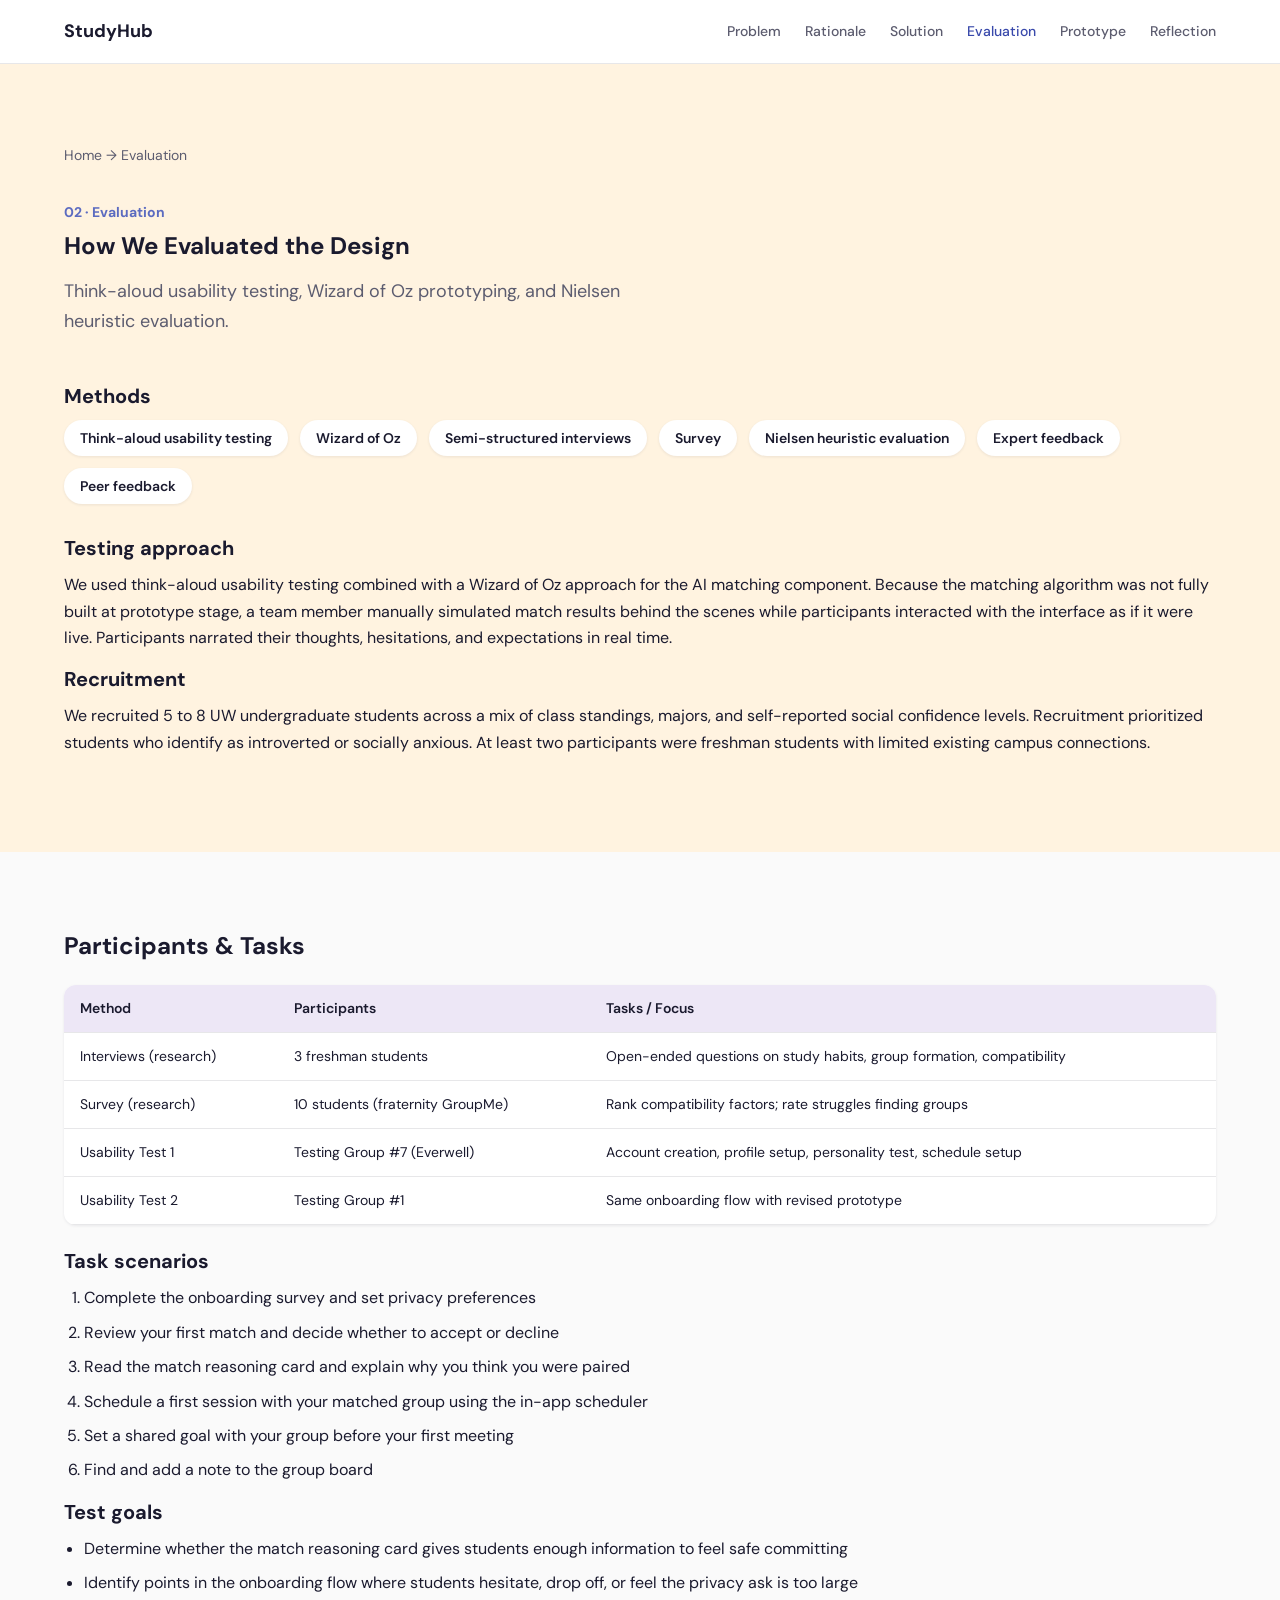
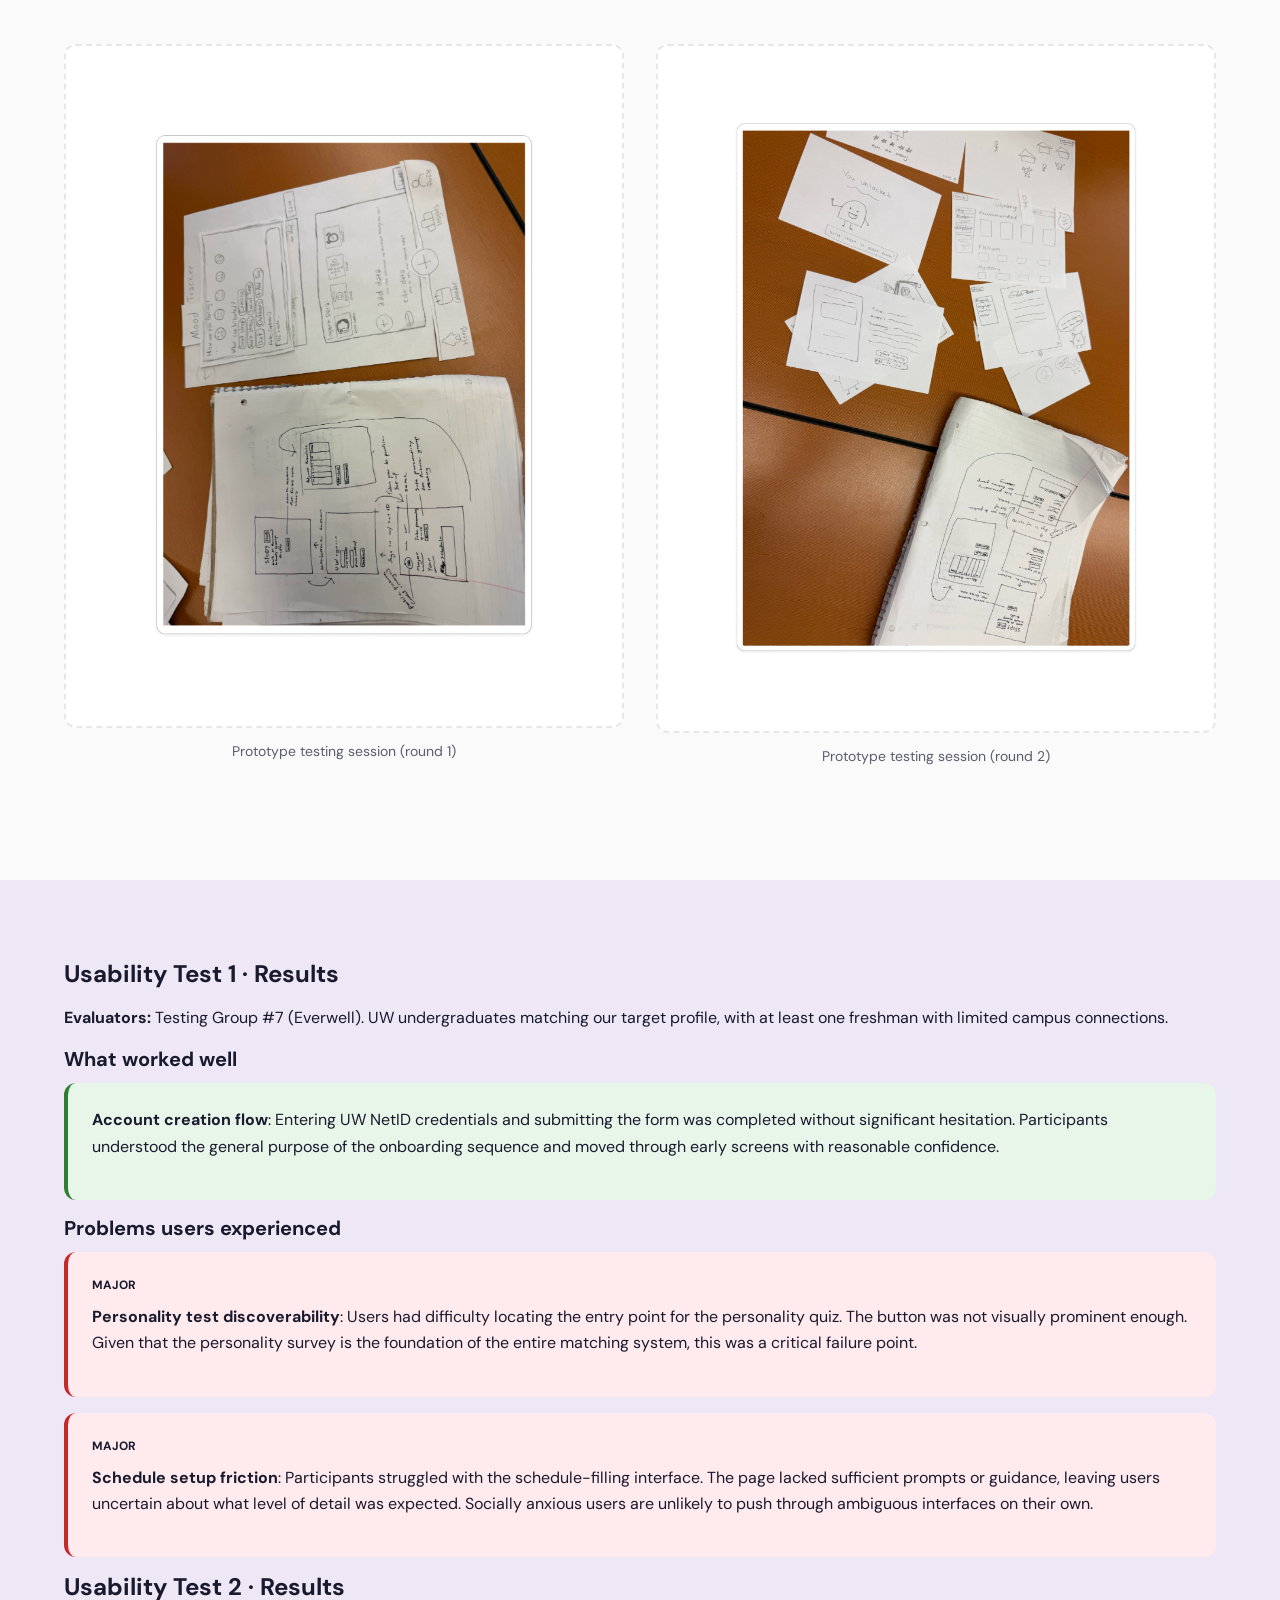
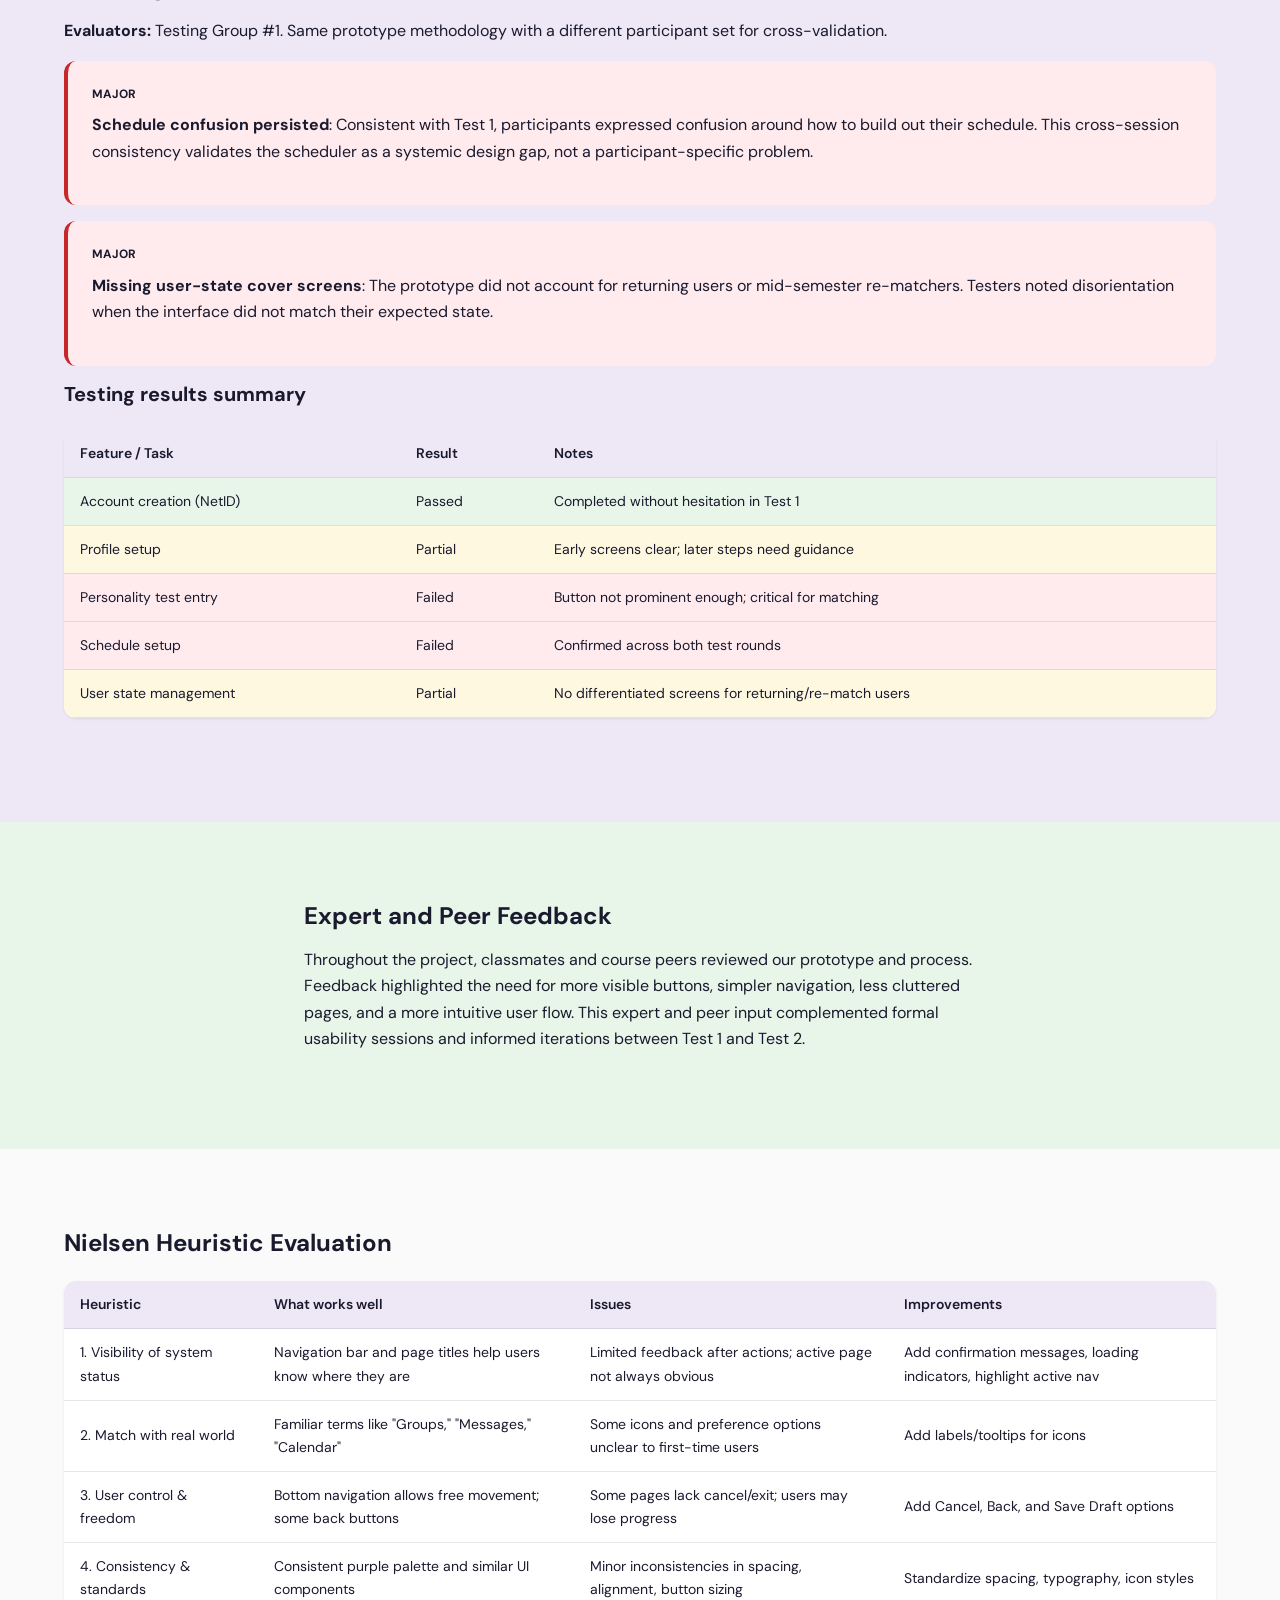
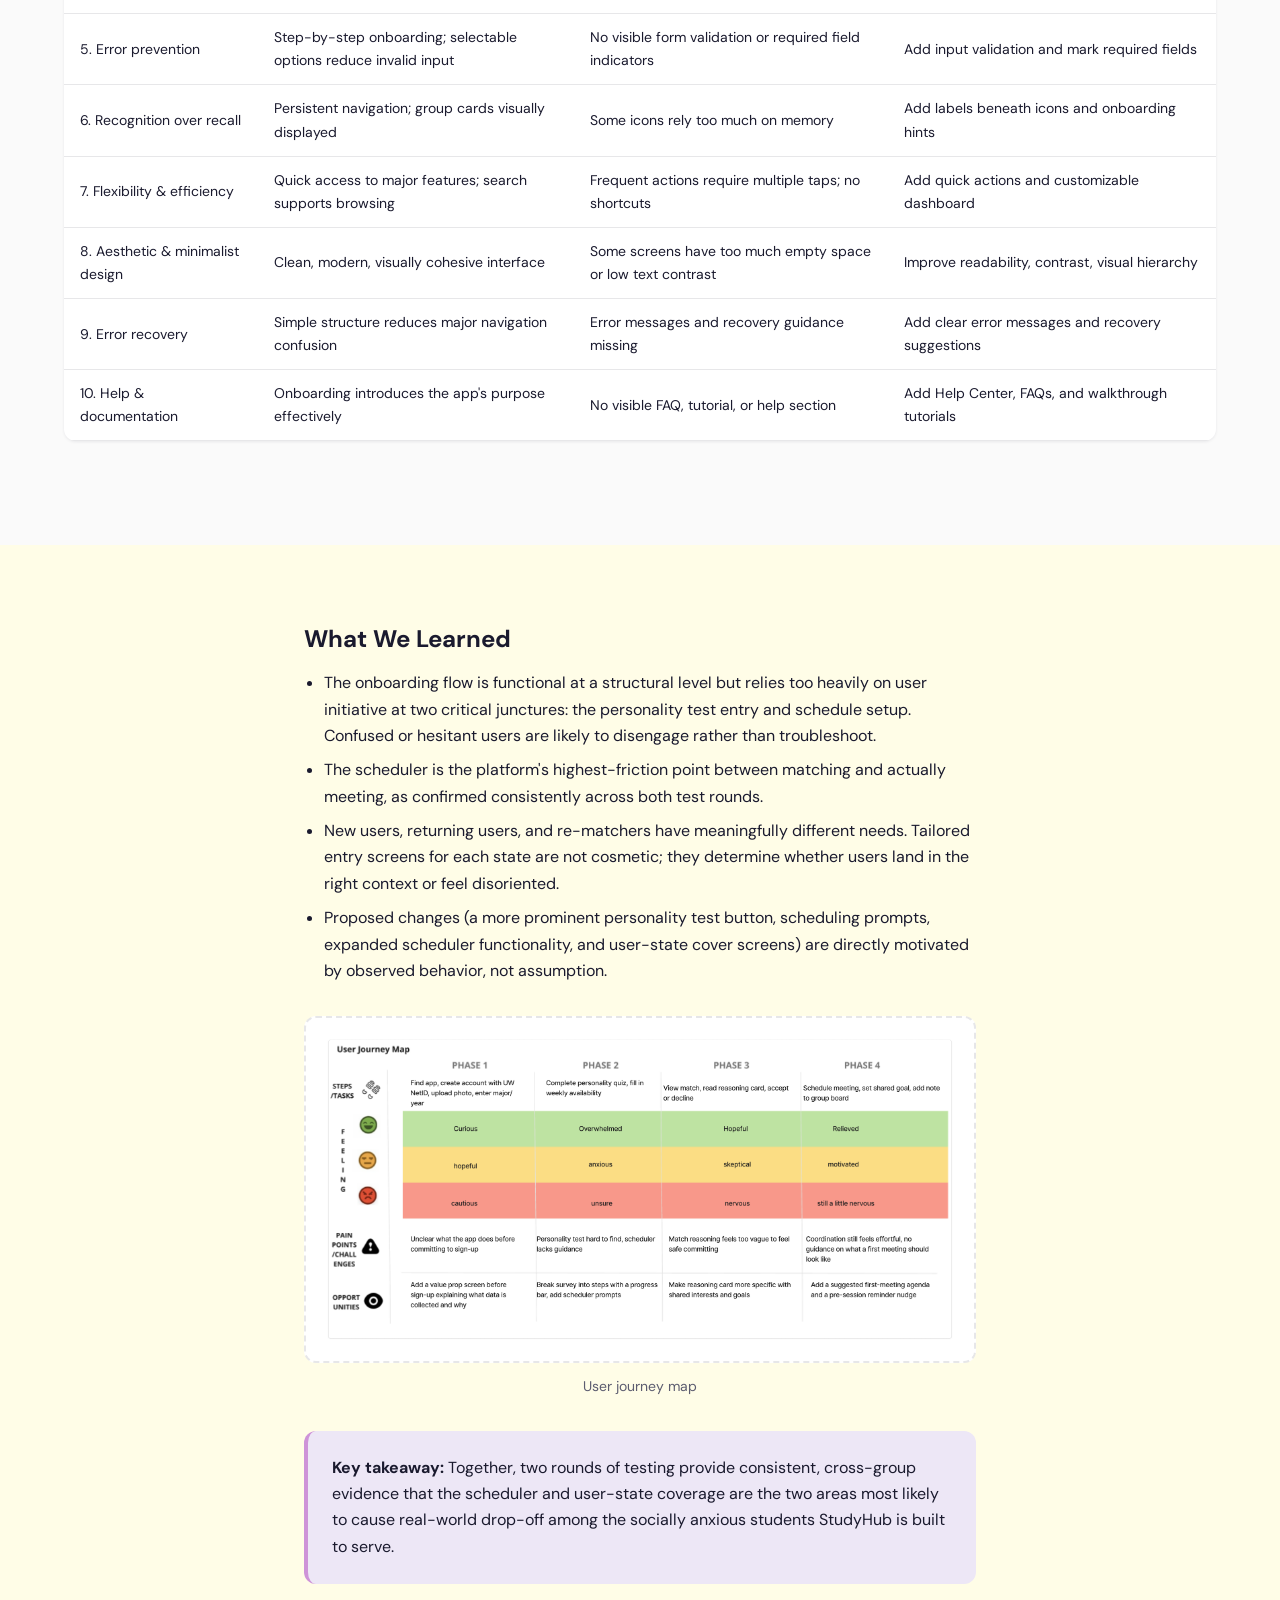
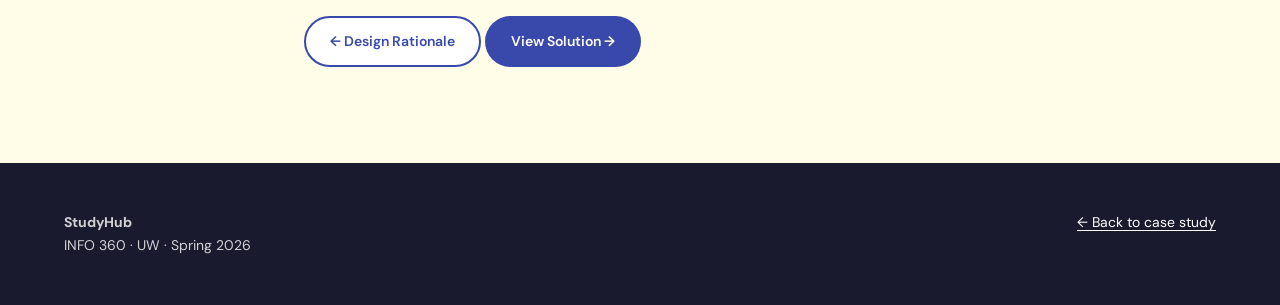
<file: evaluation/index.html>
<!DOCTYPE html>
<html lang="en">
<head>
 <meta charset="UTF-8">
 <meta name="viewport" content="width=device-width, initial-scale=1.0">
 <title>Evaluation | StudyHub</title>
 <link rel="preconnect" href="https://fonts.googleapis.com">
 <link rel="preconnect" href="https://fonts.gstatic.com" crossorigin>
 <link href="https://fonts.googleapis.com/css2?family=DM+Sans:ital,opsz,wght@0,9..40,400;0,9..40,500;0,9..40,600;0,9..40,700&display=swap" rel="stylesheet">
 <link rel="stylesheet" href="../assets/css/tokens.css">
 <link rel="stylesheet" href="../assets/css/base.css">
 <link rel="stylesheet" href="../assets/css/components.css">
 <link rel="stylesheet" href="../assets/css/pages.css">
</head>
<body>

 <header class="site-header">
 <div class="container site-header__inner">
 <a href="../index.html" class="site-logo">StudyHub</a>
 <button class="nav-toggle" aria-label="Toggle menu" aria-expanded="false">
 <svg width="24" height="24" viewBox="0 0 24 24" fill="none" stroke="currentColor" stroke-width="2"><path d="M3 12h18M3 6h18M3 18h18"/></svg>
 </button>
 <nav class="site-nav" aria-label="Main">
 <a href="../index.html#problem">Problem</a>
 <a href="../index.html#rationale">Rationale</a>
 <a href="../solution/">Solution</a>
 <a href="../evaluation/" class="is-active">Evaluation</a>
 <a href="../prototype/">Prototype</a>
 <a href="../index.html#reflection">Reflection</a>
 </nav>
 </div>
 </header>

 <main>
 <section class="section section--orange">
 <div class="container">
 <nav class="breadcrumb" aria-label="Breadcrumb">
 <a href="../index.html">Home</a> → Evaluation
 </nav>

 <header class="section-header">
 <span class="section-header__number">02 · Evaluation</span>
 <h2>How We Evaluated the Design</h2>
 <p class="section-header__intro">Think-aloud usability testing, Wizard of Oz prototyping, and Nielsen heuristic evaluation.</p>
 </header>

        <h3>Methods</h3>
        <div class="method-chips">
          <span class="method-chip">Think-aloud usability testing</span>
          <span class="method-chip">Wizard of Oz</span>
          <span class="method-chip">Semi-structured interviews</span>
          <span class="method-chip">Survey</span>
          <span class="method-chip">Nielsen heuristic evaluation</span>
          <span class="method-chip">Expert feedback</span>
          <span class="method-chip">Peer feedback</span>
        </div>

 <h3>Testing approach</h3>
 <p>We used think-aloud usability testing combined with a Wizard of Oz approach for the AI matching component. Because the matching algorithm was not fully built at prototype stage, a team member manually simulated match results behind the scenes while participants interacted with the interface as if it were live. Participants narrated their thoughts, hesitations, and expectations in real time.</p>

 <h3>Recruitment</h3>
        <p>We recruited 5 to 8 UW undergraduate students across a mix of class standings, majors, and self-reported social confidence levels. Recruitment prioritized students who identify as introverted or socially anxious. At least two participants were freshman students with limited existing campus connections.</p>
 </div>
 </section>

 <section class="section section--white">
 <div class="container">
 <h2>Participants &amp; Tasks</h2>

 <table class="data-table">
 <thead>
 <tr>
 <th>Method</th>
 <th>Participants</th>
 <th>Tasks / Focus</th>
 </tr>
 </thead>
 <tbody>
 <tr>
 <td>Interviews (research)</td>
 <td>3 freshman students</td>
 <td>Open-ended questions on study habits, group formation, compatibility</td>
 </tr>
 <tr>
 <td>Survey (research)</td>
 <td>10 students (fraternity GroupMe)</td>
 <td>Rank compatibility factors; rate struggles finding groups</td>
 </tr>
 <tr>
 <td>Usability Test 1</td>
 <td>Testing Group #7 (Everwell)</td>
 <td>Account creation, profile setup, personality test, schedule setup</td>
 </tr>
 <tr>
 <td>Usability Test 2</td>
 <td>Testing Group #1</td>
 <td>Same onboarding flow with revised prototype</td>
 </tr>
 </tbody>
 </table>

 <h3>Task scenarios</h3>
 <ol>
 <li>Complete the onboarding survey and set privacy preferences</li>
 <li>Review your first match and decide whether to accept or decline</li>
 <li>Read the match reasoning card and explain why you think you were paired</li>
 <li>Schedule a first session with your matched group using the in-app scheduler</li>
 <li>Set a shared goal with your group before your first meeting</li>
 <li>Find and add a note to the group board</li>
 </ol>

 <h3>Test goals</h3>
 <ul>
 <li>Determine whether the match reasoning card gives students enough information to feel safe committing</li>
 <li>Identify points in the onboarding flow where students hesitate, drop off, or feel the privacy ask is too large</li>
 </ul>

 <div class="card-grid">
 <div class="figure">
 <div class="figure__frame">
 <img src="../assets/images/evaluation/prototype-testing-1.png" alt="Paper prototype testing session 1">
 </div>
 <figcaption class="figure__caption">Prototype testing session (round 1)</figcaption>
 </div>
 <div class="figure">
 <div class="figure__frame">
 <img src="../assets/images/evaluation/prototype-testing-2.png" alt="Paper prototype testing session 2">
 </div>
 <figcaption class="figure__caption">Prototype testing session (round 2)</figcaption>
 </div>
 </div>
 </div>
 </section>

 <section class="section section--purple">
 <div class="container">
 <h2>Usability Test 1 · Results</h2>
 <p><strong>Evaluators:</strong> Testing Group #7 (Everwell). UW undergraduates matching our target profile, with at least one freshman with limited campus connections.</p>

 <h3>What worked well</h3>
 <div class="finding-card finding-card--success">
 <p><strong>Account creation flow</strong>: Entering UW NetID credentials and submitting the form was completed without significant hesitation. Participants understood the general purpose of the onboarding sequence and moved through early screens with reasonable confidence.</p>
 </div>

 <h3>Problems users experienced</h3>
 <div class="finding-card finding-card--issue">
 <div class="finding-card__severity">Major</div>
 <p><strong>Personality test discoverability</strong>: Users had difficulty locating the entry point for the personality quiz. The button was not visually prominent enough. Given that the personality survey is the foundation of the entire matching system, this was a critical failure point.</p>
 </div>
 <div class="finding-card finding-card--issue">
 <div class="finding-card__severity">Major</div>
 <p><strong>Schedule setup friction</strong>: Participants struggled with the schedule-filling interface. The page lacked sufficient prompts or guidance, leaving users uncertain about what level of detail was expected. Socially anxious users are unlikely to push through ambiguous interfaces on their own.</p>
 </div>

 <h2>Usability Test 2 · Results</h2>
 <p><strong>Evaluators:</strong> Testing Group #1. Same prototype methodology with a different participant set for cross-validation.</p>

 <div class="finding-card finding-card--issue">
 <div class="finding-card__severity">Major</div>
 <p><strong>Schedule confusion persisted</strong>: Consistent with Test 1, participants expressed confusion around how to build out their schedule. This cross-session consistency validates the scheduler as a systemic design gap, not a participant-specific problem.</p>
 </div>
 <div class="finding-card finding-card--issue">
 <div class="finding-card__severity">Major</div>
 <p><strong>Missing user-state cover screens</strong>: The prototype did not account for returning users or mid-semester re-matchers. Testers noted disorientation when the interface did not match their expected state.</p>
 </div>

 <h3>Testing results summary</h3>
 <table class="data-table">
 <thead>
 <tr>
 <th>Feature / Task</th>
 <th>Result</th>
 <th>Notes</th>
 </tr>
 </thead>
 <tbody>
 <tr class="row--success">
 <td>Account creation (NetID)</td>
 <td>Passed</td>
 <td>Completed without hesitation in Test 1</td>
 </tr>
 <tr class="row--warning">
 <td>Profile setup</td>
 <td>Partial</td>
 <td>Early screens clear; later steps need guidance</td>
 </tr>
 <tr class="row--danger">
 <td>Personality test entry</td>
 <td>Failed</td>
 <td>Button not prominent enough; critical for matching</td>
 </tr>
 <tr class="row--danger">
 <td>Schedule setup</td>
 <td>Failed</td>
 <td>Confirmed across both test rounds</td>
 </tr>
 <tr class="row--warning">
 <td>User state management</td>
 <td>Partial</td>
 <td>No differentiated screens for returning/re-match users</td>
 </tr>
 </tbody>
 </table>
 </div>
 </section>

    <section class="section section--green">
      <div class="container container--narrow">
        <h2>Expert and Peer Feedback</h2>
        <p>Throughout the project, classmates and course peers reviewed our prototype and process. Feedback highlighted the need for more visible buttons, simpler navigation, less cluttered pages, and a more intuitive user flow. This expert and peer input complemented formal usability sessions and informed iterations between Test 1 and Test 2.</p>
      </div>
    </section>

    <section class="section section--white">
      <div class="container">
        <h2>Nielsen Heuristic Evaluation</h2>
 <table class="data-table">
 <thead>
 <tr>
 <th>Heuristic</th>
 <th>What works well</th>
 <th>Issues</th>
 <th>Improvements</th>
 </tr>
 </thead>
 <tbody>
 <tr>
 <td>1. Visibility of system status</td>
 <td>Navigation bar and page titles help users know where they are</td>
 <td>Limited feedback after actions; active page not always obvious</td>
 <td>Add confirmation messages, loading indicators, highlight active nav</td>
 </tr>
 <tr>
 <td>2. Match with real world</td>
 <td>Familiar terms like "Groups," "Messages," "Calendar"</td>
 <td>Some icons and preference options unclear to first-time users</td>
 <td>Add labels/tooltips for icons</td>
 </tr>
 <tr>
 <td>3. User control &amp; freedom</td>
 <td>Bottom navigation allows free movement; some back buttons</td>
 <td>Some pages lack cancel/exit; users may lose progress</td>
 <td>Add Cancel, Back, and Save Draft options</td>
 </tr>
 <tr>
 <td>4. Consistency &amp; standards</td>
 <td>Consistent purple palette and similar UI components</td>
 <td>Minor inconsistencies in spacing, alignment, button sizing</td>
 <td>Standardize spacing, typography, icon styles</td>
 </tr>
 <tr>
 <td>5. Error prevention</td>
 <td>Step-by-step onboarding; selectable options reduce invalid input</td>
 <td>No visible form validation or required field indicators</td>
 <td>Add input validation and mark required fields</td>
 </tr>
 <tr>
 <td>6. Recognition over recall</td>
 <td>Persistent navigation; group cards visually displayed</td>
 <td>Some icons rely too much on memory</td>
 <td>Add labels beneath icons and onboarding hints</td>
 </tr>
 <tr>
 <td>7. Flexibility &amp; efficiency</td>
 <td>Quick access to major features; search supports browsing</td>
 <td>Frequent actions require multiple taps; no shortcuts</td>
 <td>Add quick actions and customizable dashboard</td>
 </tr>
 <tr>
 <td>8. Aesthetic &amp; minimalist design</td>
 <td>Clean, modern, visually cohesive interface</td>
 <td>Some screens have too much empty space or low text contrast</td>
 <td>Improve readability, contrast, visual hierarchy</td>
 </tr>
 <tr>
 <td>9. Error recovery</td>
 <td>Simple structure reduces major navigation confusion</td>
 <td>Error messages and recovery guidance missing</td>
 <td>Add clear error messages and recovery suggestions</td>
 </tr>
 <tr>
 <td>10. Help &amp; documentation</td>
 <td>Onboarding introduces the app's purpose effectively</td>
 <td>No visible FAQ, tutorial, or help section</td>
 <td>Add Help Center, FAQs, and walkthrough tutorials</td>
 </tr>
 </tbody>
 </table>
 </div>
 </section>

 <section class="section section--yellow">
 <div class="container container--narrow">
 <h2>What We Learned</h2>
 <ul>
 <li>The onboarding flow is functional at a structural level but relies too heavily on user initiative at two critical junctures: the personality test entry and schedule setup. Confused or hesitant users are likely to disengage rather than troubleshoot.</li>
 <li>The scheduler is the platform's highest-friction point between matching and actually meeting, as confirmed consistently across both test rounds.</li>
 <li>New users, returning users, and re-matchers have meaningfully different needs. Tailored entry screens for each state are not cosmetic; they determine whether users land in the right context or feel disoriented.</li>
 <li>Proposed changes (a more prominent personality test button, scheduling prompts, expanded scheduler functionality, and user-state cover screens) are directly motivated by observed behavior, not assumption.</li>
 </ul>

 <div class="figure">
 <div class="figure__frame">
 <img src="../assets/images/evaluation/journey-map.png" alt="User journey map">
 </div>
 <figcaption class="figure__caption">User journey map</figcaption>
 </div>

 <div class="callout callout--insight">
 <strong>Key takeaway:</strong> Together, two rounds of testing provide consistent, cross-group evidence that the scheduler and user-state coverage are the two areas most likely to cause real-world drop-off among the socially anxious students StudyHub is built to serve.
 </div>

 <p style="margin-top:var(--space-xl)">
 <a href="../index.html#rationale" class="btn btn--secondary">← Design Rationale</a>
 <a href="../solution/" class="btn btn--primary">View Solution →</a>
 </p>
 </div>
 </section>
 </main>

 <footer class="site-footer">
 <div class="container site-footer__inner">
 <div><strong>StudyHub</strong><br>INFO 360 · UW · Spring 2026</div>
 <div><a href="../index.html">← Back to case study</a></div>
 </div>
 </footer>

 <script src="../assets/js/main.js"></script>
</body>
</html>
</file>
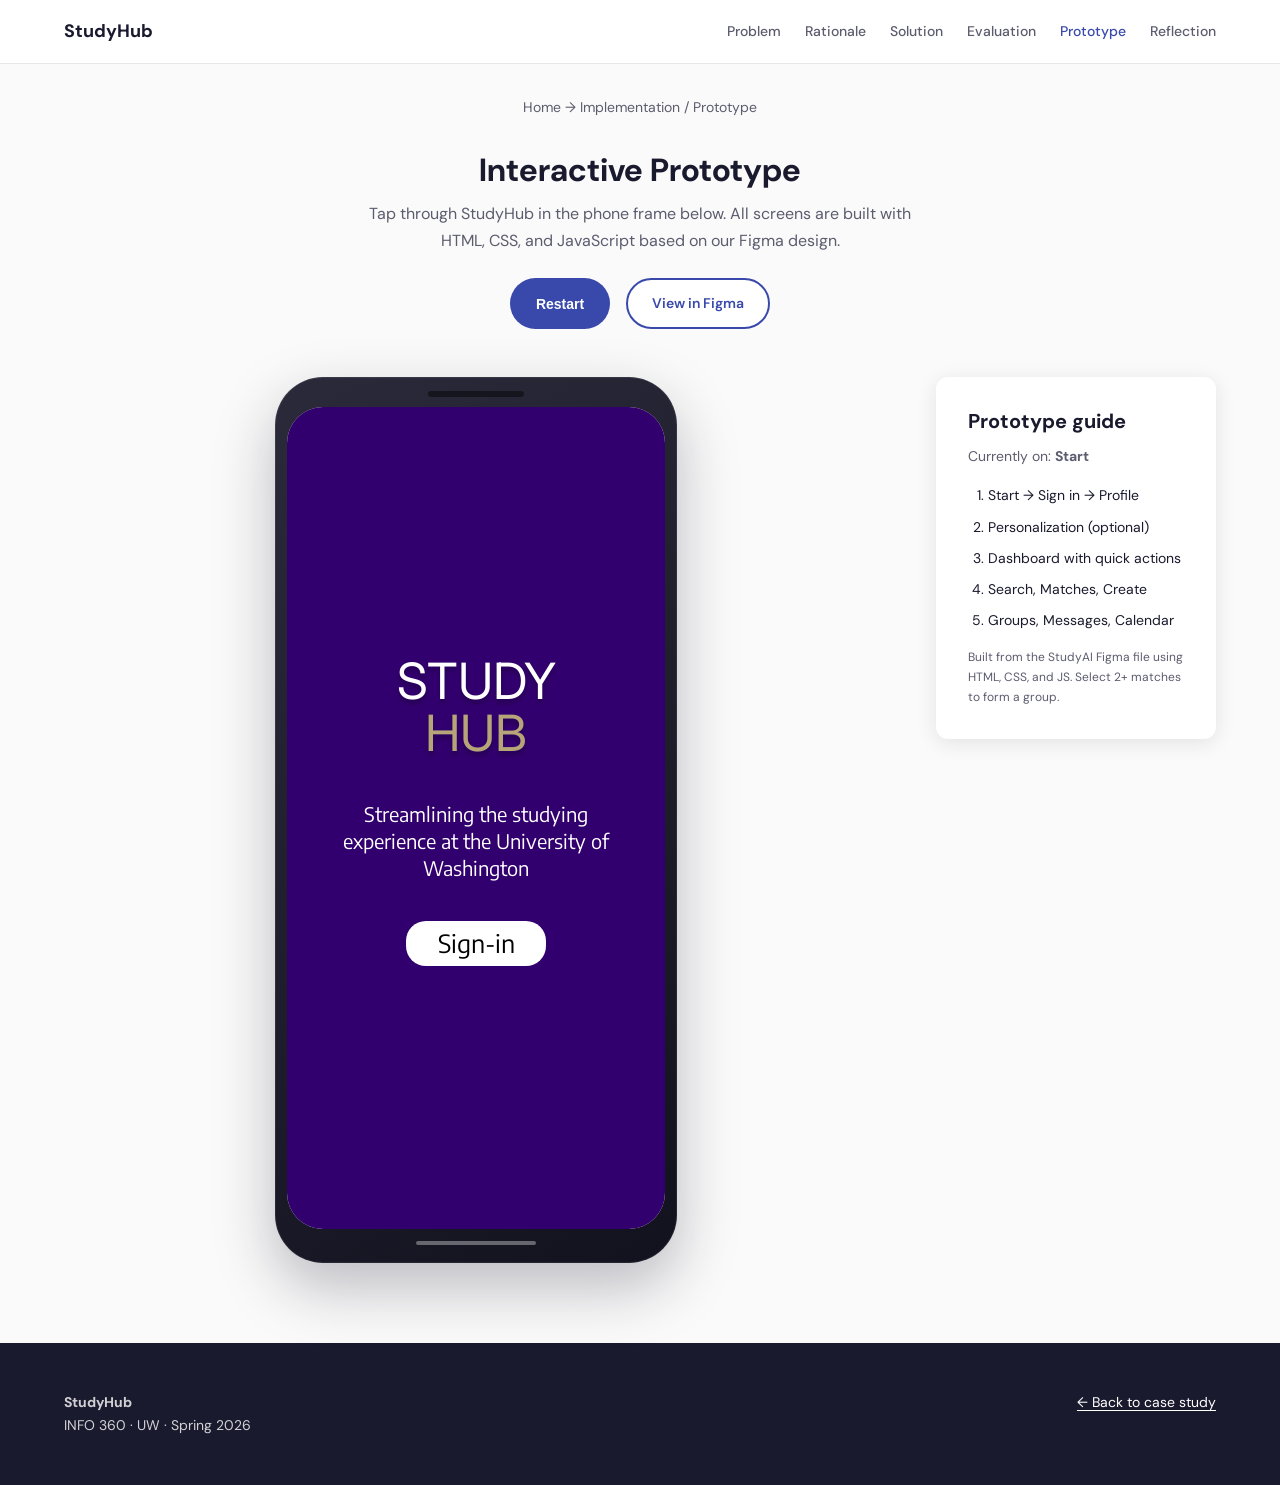
<file: prototype/index.html>
<!DOCTYPE html>
<html lang="en">
<head>
  <meta charset="UTF-8">
  <meta name="viewport" content="width=device-width, initial-scale=1.0">
  <title>Interactive Prototype | StudyHub</title>
  <meta name="description" content="Try the StudyHub interactive prototype: onboarding, matching, groups, and messaging.">
  <link rel="preconnect" href="https://fonts.googleapis.com">
  <link rel="preconnect" href="https://fonts.gstatic.com" crossorigin>
  <link href="https://fonts.googleapis.com/css2?family=DM+Sans:ital,opsz,wght@0,9..40,400;0,9..40,500;0,9..40,600;0,9..40,700&family=Encode+Sans:wght@400;500;600&family=Inter:wght@400;600&display=swap" rel="stylesheet">
  <link rel="stylesheet" href="../assets/css/tokens.css">
  <link rel="stylesheet" href="../assets/css/base.css">
  <link rel="stylesheet" href="../assets/css/components.css">
  <link rel="stylesheet" href="../assets/css/pages.css">
  <link rel="stylesheet" href="../assets/css/prototype-app.css">
</head>
<body class="prototype-page">

  <header class="site-header">
    <div class="container site-header__inner">
      <a href="../index.html" class="site-logo">StudyHub</a>
      <button class="nav-toggle" aria-label="Toggle menu" aria-expanded="false">
        <svg width="24" height="24" viewBox="0 0 24 24" fill="none" stroke="currentColor" stroke-width="2"><path d="M3 12h18M3 6h18M3 18h18"/></svg>
      </button>
      <nav class="site-nav" aria-label="Main">
        <a href="../index.html#problem">Problem</a>
        <a href="../index.html#rationale">Rationale</a>
        <a href="../solution/">Solution</a>
        <a href="../evaluation/">Evaluation</a>
        <a href="../prototype/" class="is-active">Prototype</a>
        <a href="../index.html#reflection">Reflection</a>
      </nav>
    </div>
  </header>

  <main class="prototype-main">
    <div class="container prototype-main__inner">
      <header class="prototype-main__header">
        <nav class="breadcrumb" aria-label="Breadcrumb">
          <a href="../index.html">Home</a> → Implementation / Prototype
        </nav>
        <h1>Interactive Prototype</h1>
        <p>Tap through StudyHub in the phone frame below. All screens are built with HTML, CSS, and JavaScript based on our Figma design.</p>
        <div class="prototype-toolbar">
          <button type="button" class="btn btn--primary" id="restart-btn">Restart</button>
          <a href="https://www.figma.com/design/SuBMyD73Ybk0Q3d4NFE3DP/StudyAI?node-id=0-1" class="btn btn--secondary" target="_blank" rel="noopener">View in Figma</a>
        </div>
      </header>

      <div class="prototype-center">
        <div class="phone-frame" id="phone-frame">
          <div class="phone-frame__bezel">
            <div class="phone-frame__speaker"></div>
            <div class="phone-frame__screen">
              <div class="studyhub-app" id="studyhub-app">
                <div class="sh-screen-area">

                  <!-- Start -->
                  <section class="app-screen app-screen--purple is-active" data-screen="start">
                    <div class="sh-start">
                      <h1 class="sh-start__logo"><span>STUDY</span><span>HUB</span></h1>
                      <p class="sh-start__tagline">Streamlining the studying experience at the University of Washington</p>
                      <button type="button" class="sh-btn sh-btn--white" data-go="signin">Sign-in</button>
                    </div>
                  </section>

                  <!-- UW Sign in -->
                  <section class="app-screen" data-screen="signin">
                    <div class="sh-signin">
                      <img
                        class="sh-signin__logo"
                        src="../assets/images/prototype/uw-logo.png"
                        alt="University of Washington"
                        width="242"
                        height="119"
                      >
                      <p class="sh-signin__heading">Please sign in.</p>
                      <div class="sh-signin__form">
                        <div class="sh-field">
                          <label for="netid">UW NetId:</label>
                          <input id="netid" class="sh-input sh-input--netid" type="text" value="Isaiahj67" autocomplete="username">
                        </div>
                        <div class="sh-field">
                          <label for="password">Password:</label>
                          <input id="password" class="sh-input" type="password" value="password" autocomplete="current-password">
                        </div>
                        <button type="button" class="sh-link">Forgot your password?</button>
                      </div>
                      <button type="button" class="sh-btn sh-btn--signin" data-go="profile">Sign in</button>
                    </div>
                  </section>

                  <!-- Profile Set-Up -->
                  <section class="app-screen" data-screen="profile">
                    <h2 class="sh-screen-header">Profile Set-Up</h2>
                    <div class="sh-profile-top">
                      <div class="sh-avatar">IJ</div>
                      <p class="sh-profile-name">Isaiah Jones</p>
                    </div>
                    <div class="sh-profile-row">
                      <div class="sh-profile-col">
                        <h3>Academic Info</h3>
                        <div class="sh-chip-row">
                          <span class="sh-btn sh-btn--pill-sm">Year</span>
                          <span class="sh-btn sh-btn--pill-sm">Major</span>
                          <span class="sh-btn sh-btn--pill-sm">Classes</span>
                        </div>
                      </div>
                      <div class="sh-profile-col">
                        <h3>Personalization</h3>
                        <button type="button" class="sh-btn sh-btn--pill-sm" data-go="personal-intro">Start</button>
                      </div>
                    </div>
                    <p class="sh-section-label">Availability</p>
                    <div class="sh-profile-actions">
                      <button type="button" class="sh-btn sh-btn--pill-sm">Set Availability</button>
                    </div>
                    <div class="sh-availability-grid" aria-label="Weekly availability">
                      <span>M</span><span>T</span><span>W</span><span>T</span><span>F</span><span>S</span><span>S</span>
                      <div class="sh-slot"></div><div class="sh-slot"></div><div class="sh-slot is-selected"></div><div class="sh-slot"></div><div class="sh-slot is-selected"></div><div class="sh-slot"></div><div class="sh-slot"></div>
                      <div class="sh-slot"></div><div class="sh-slot is-selected"></div><div class="sh-slot"></div><div class="sh-slot"></div><div class="sh-slot"></div><div class="sh-slot"></div><div class="sh-slot"></div>
                    </div>
                    <p class="sh-section-label">Study time preference</p>
                    <div class="sh-checkbox-list">
                      <label class="sh-checkbox-item is-checked"><input type="checkbox" checked> Morning</label>
                      <label class="sh-checkbox-item"><input type="checkbox"> Afternoon</label>
                      <label class="sh-checkbox-item is-checked"><input type="checkbox" checked> Evening</label>
                      <label class="sh-checkbox-item"><input type="checkbox"> Custom</label>
                    </div>
                    <div class="sh-profile-actions">
                      <button type="button" class="sh-btn sh-btn--purple sh-btn--block sh-profile-finish" data-go="dashboard" data-toast="Welcome to StudyHub!">Finish</button>
                    </div>
                  </section>

                  <!-- Personalization intro -->
                  <section class="app-screen" data-screen="personal-intro">
                    <div class="sh-personal-intro">
                      <h2>Personalization</h2>
                      <p>In order to deliver the best study group experience, we would like to ask some personal questions to help us learn more about you. These questions are 100% optional and we will only use this information to curate study groups that align best with your preferences. If you would like to opt out, simply press "back."</p>
                      <div class="sh-personal-actions">
                        <button type="button" class="sh-btn sh-btn--purple" data-go="personal-q1">Start</button>
                        <button type="button" class="sh-btn sh-btn--outline" data-go="profile">Back</button>
                      </div>
                    </div>
                  </section>

                  <!-- Personalization Q1 -->
                  <section class="app-screen" data-screen="personal-q1">
                    <div class="sh-screen-header--bar">
                      <button type="button" class="sh-btn sh-btn--pill-sm" data-go="dashboard">Exit/Save</button>
                      <h2>Personalization</h2>
                      <button type="button" class="sh-btn sh-btn--pill-sm" data-go="dashboard">Opt out</button>
                    </div>
                    <div class="sh-question">
                      <h3>Question 1: What is your ideal study space?</h3>
                      <div class="sh-radio-row">
                        <label class="sh-radio-opt"><input type="radio" name="indoor"> Outdoors</label>
                        <label class="sh-radio-opt"><input type="radio" name="indoor" checked> Indoors</label>
                      </div>
                      <p>Would you like to study in a........</p>
                      <div class="sh-radio-group">
                        <label class="sh-radio-opt"><input type="radio" name="space" checked> Coffee shop</label>
                        <label class="sh-radio-opt"><input type="radio" name="space"> Library</label>
                        <label class="sh-radio-opt"><input type="radio" name="space"> Dorm</label>
                        <label class="sh-radio-opt"><input type="radio" name="space"> Other</label>
                      </div>
                      <button type="button" class="sh-next-link" data-go="dashboard">Next →</button>
                    </div>
                  </section>

                  <!-- Dashboard -->
                  <section class="app-screen has-nav" data-screen="dashboard">
                    <div class="sh-screen-scroll">
                      <div class="sh-dash-hero">
                        <h2>Welcome Back, Isaiah Jones!</h2>
                        <p>You have 5 alerts and 2 group matches!</p>
                        <hr>
                      </div>
                      <p class="sh-section-label">Active Groups</p>
                      <button type="button" class="sh-group-card" data-go="groups">
                        <div class="sh-group-card__icon">≡</div>
                        <div>
                          <p class="sh-group-card__title">INFO 360 Group</p>
                          <p class="sh-group-card__meta">INFO 360 | Next: Thu 3:00 PM</p>
                        </div>
                      </button>
                      <button type="button" class="sh-group-card" data-go="groups">
                        <div class="sh-group-card__icon">≡</div>
                        <div>
                          <p class="sh-group-card__title">CSE 143 Group</p>
                          <p class="sh-group-card__meta">CSE 143 | Next: Fri 11:00 AM</p>
                        </div>
                      </button>
                      <button type="button" class="sh-group-card" data-go="groups">
                        <div class="sh-group-card__icon">≡</div>
                        <div>
                          <p class="sh-group-card__title">PSYCH 210 Group</p>
                          <p class="sh-group-card__meta">PSYCH 210 | Next: Mon 5:00 PM</p>
                        </div>
                      </button>
                      <div class="sh-quick-actions">
                        <button type="button" class="sh-quick-action" data-go="search">
                          <svg class="sh-quick-action__icon" viewBox="0 0 24 24" fill="none" stroke="currentColor" stroke-width="2"><circle cx="11" cy="11" r="7"/><path d="M20 20l-3-3"/></svg>
                          Search
                        </button>
                        <button type="button" class="sh-quick-action" data-go="matches">
                          <svg class="sh-quick-action__icon" viewBox="0 0 24 24" fill="none" stroke="currentColor" stroke-width="2"><circle cx="9" cy="7" r="3"/><circle cx="15" cy="7" r="3"/><path d="M4 18c0-2 2-3 5-3s5 1 5 3"/></svg>
                          Matches
                        </button>
                        <button type="button" class="sh-quick-action" data-go="create">
                          <svg class="sh-quick-action__icon" viewBox="0 0 24 24" fill="none" stroke="currentColor" stroke-width="2"><path d="M12 5v14M5 12h14"/></svg>
                          Create
                        </button>
                      </div>
                      <div class="sh-upcoming">
                        <h3>Upcoming</h3>
                        <div class="sh-list-item">INFO 360 study session · Thu 3:00 PM</div>
                        <div class="sh-list-item">CSE 143 review · Fri 11:00 AM</div>
                      </div>
                    </div>
                  </section>

                  <!-- Search -->
                  <section class="app-screen has-nav" data-screen="search">
                    <h2 class="sh-screen-header">Search</h2>
                    <div class="sh-search-bar">
                      <svg width="18" height="18" viewBox="0 0 24 24" fill="none" stroke="currentColor" stroke-width="2"><circle cx="11" cy="11" r="7"/><path d="M20 20l-3-3"/></svg>
                      <input id="search-input" type="search" placeholder="Search by name, class, or major">
                    </div>
                    <h3 class="sh-subheading">People</h3>
                    <button type="button" class="sh-person-row" data-searchable data-go="matches">
                      <div class="sh-avatar sh-avatar--sm">CD</div>
                      <div><p class="sh-person-row__name">Caden Duong</p><p class="sh-person-row__meta">INFO 360 · Biology</p></div>
                    </button>
                    <button type="button" class="sh-person-row" data-searchable data-go="matches">
                      <div class="sh-avatar sh-avatar--sm">RM</div>
                      <div><p class="sh-person-row__name">Rajan Mehta</p><p class="sh-person-row__meta">INFO 360 · CS</p></div>
                    </button>
                    <button type="button" class="sh-person-row" data-searchable data-go="matches">
                      <div class="sh-avatar sh-avatar--sm">ND</div>
                      <div><p class="sh-person-row__name">Navneeth Dhamotharan</p><p class="sh-person-row__meta">CSE 143 · CS</p></div>
                    </button>
                    <h3 class="sh-subheading">Groups</h3>
                    <button type="button" class="sh-group-row" data-searchable data-go="groups">
                      <div class="sh-avatar sh-avatar--sm">≡</div>
                      <div><p class="sh-person-row__name">INFO 360 Group</p><p class="sh-person-row__meta">4 members · Active</p></div>
                    </button>
                    <button type="button" class="sh-group-row" data-searchable data-go="groups">
                      <div class="sh-avatar sh-avatar--sm">≡</div>
                      <div><p class="sh-person-row__name">CSE 143 Study</p><p class="sh-person-row__meta">3 members · Active</p></div>
                    </button>
                  </section>

                  <!-- Matches -->
                  <section class="app-screen has-nav" data-screen="matches">
                    <h2 class="sh-screen-header">Matches</h2>
                    <div class="sh-filters">
                      <button type="button" class="sh-filter-chip">INFO 360</button>
                      <button type="button" class="sh-filter-chip">Refresh</button>
                    </div>
                    <div class="sh-matches-grid">
                      <button type="button" class="sh-match-card" data-match="caden">
                        <p class="sh-match-card__name">👤 Caden Duong</p>
                        <p class="sh-match-card__tags">Biology McCarty<br>INFO 360</p>
                      </button>
                      <button type="button" class="sh-match-card" data-match="rajan">
                        <p class="sh-match-card__name">👤 Rajan Mehta</p>
                        <p class="sh-match-card__tags">Biology McCarty<br>INFO 360</p>
                      </button>
                      <button type="button" class="sh-match-card" data-match="nav">
                        <p class="sh-match-card__name">👤 Nav</p>
                        <p class="sh-match-card__tags">Biology McCarty<br>CSE 143</p>
                      </button>
                      <button type="button" class="sh-match-card" data-match="isaiah">
                        <p class="sh-match-card__name">👤 Isaiah Jones</p>
                        <p class="sh-match-card__tags">Biology McCarty<br>PSYCH 210</p>
                      </button>
                    </div>
                    <button type="button" class="sh-connect-btn" id="connect-btn" data-go="connect" disabled>Request to Form</button>
                    <p class="sh-hint">*Requires a minimum of two people to form a group</p>
                  </section>

                  <!-- Create -->
                  <section class="app-screen has-nav" data-screen="create">
                    <h2 class="sh-screen-header">Create</h2>
                    <div class="sh-screen-body">
                      <div class="sh-form-row">
                        <div class="sh-form-group">
                          <label for="create-class">Class</label>
                          <select id="create-class">
                            <option>INFO 360</option>
                            <option>CSE 143</option>
                            <option>PSYCH 210</option>
                          </select>
                        </div>
                        <div class="sh-form-group">
                          <label for="create-size">Size</label>
                          <select id="create-size">
                            <option>3-4</option>
                            <option>5-6</option>
                            <option>7+</option>
                          </select>
                        </div>
                      </div>
                      <div class="sh-form-group">
                        <label>GPA Range (Optional)</label>
                        <div class="sh-range-row">
                          <span>2.0</span>
                          <input type="range" min="0" max="40" value="30">
                          <span>4.0</span>
                        </div>
                      </div>
                      <div class="sh-toggle-row">
                        <span>Visibility</span>
                        <button type="button" class="sh-toggle is-on" id="visibility-toggle" aria-label="Toggle public visibility"></button>
                      </div>
                      <div class="sh-form-group">
                        <label for="create-comments">Special Comments:</label>
                        <textarea id="create-comments" rows="4" placeholder="Search/Invite Friends"></textarea>
                      </div>
                      <button type="button" class="sh-btn sh-btn--purple sh-btn--block" data-go="create-group">Form Group</button>
                    </div>
                  </section>

                  <!-- Active Groups -->
                  <section class="app-screen has-nav" data-screen="groups">
                    <h2 class="sh-screen-header">Active Groups</h2>
                    <button type="button" class="sh-sort-bar">Sort by</button>
                    <button type="button" class="sh-group-tile" data-go="messages" data-toast="Opened group chat">
                      <h4>Info 340</h4>
                      <p><strong>Members:</strong> Caden Duong, Nav</p>
                    </button>
                    <button type="button" class="sh-group-tile">
                      <h4>INFO 360</h4>
                      <p><strong>Members:</strong> Rajan Mehta, Isaiah Jones</p>
                    </button>
                    <button type="button" class="sh-group-tile">
                      <h4>PSYCH 210</h4>
                      <p><strong>Members:</strong> Caden Duong, Nav</p>
                    </button>
                  </section>

                  <!-- Messages -->
                  <section class="app-screen has-nav" data-screen="messages">
                    <h2 class="sh-screen-header">Messages</h2>
                    <button type="button" class="sh-thread" data-go="chat" data-chat="Caden Duong">
                      <p class="sh-thread__name">Caden Duong</p>
                      <p class="sh-thread__preview">Re: Questions about work · 5:30 AM · 9/11</p>
                    </button>
                    <button type="button" class="sh-thread" data-go="chat" data-chat="Rajan Mehta">
                      <p class="sh-thread__name">Rajan Mehta</p>
                      <p class="sh-thread__preview">Study session tomorrow? · 2:15 PM</p>
                    </button>
                    <button type="button" class="sh-thread" data-go="chat" data-chat="Navneeth Dhamotharan">
                      <p class="sh-thread__name">Navneeth Dhamotharan</p>
                      <p class="sh-thread__preview">Week 3 notes shared · Yesterday</p>
                    </button>
                  </section>

                  <!-- Chat -->
                  <section class="app-screen" data-screen="chat">
                    <div class="sh-chat-header">
                      <button type="button" data-go="messages" aria-label="Back">
                        <svg width="22" height="22" viewBox="0 0 24 24" fill="none" stroke="currentColor" stroke-width="2"><path d="M15 18l-6-6 6-6"/></svg>
                      </button>
                      <div class="sh-avatar sh-avatar--sm" id="chat-avatar">CD</div>
                      <strong id="chat-title">Caden Duong</strong>
                    </div>
                    <div class="sh-chat-messages">
                      <div class="sh-bubble sh-bubble--them">So Question 1 about week 3 — did you finish the reading?</div>
                      <div class="sh-bubble sh-bubble--me">Not yet, planning to tonight!</div>
                      <div class="sh-bubble sh-bubble--them">Want to meet at Odegaard at 6?</div>
                    </div>
                  </section>

                  <!-- Calendar -->
                  <section class="app-screen has-nav" data-screen="calendar">
                    <h2 class="sh-screen-header">Calendar</h2>
                    <div class="sh-cal-widget">
                      <h3>November 2024</h3>
                      <div class="sh-cal-days">
                        <span>Su</span><span>Mo</span><span>Tu</span><span>We</span><span>Th</span><span>Fr</span><span>Sa</span>
                        <span></span><span></span><span></span><span></span><span></span><span>1</span><span>2</span>
                        <span>3</span><span>4</span><span>5</span><span>6</span><span>7</span><span>8</span><span>9</span>
                        <span>10</span><span>11</span><span>12</span><span>13</span><span>14</span><span>15</span><span>16</span>
                        <span>17</span><span>18</span><span>19</span><span class="is-today">20</span><span>21</span><span>22</span><span>23</span>
                        <span>24</span><span>25</span><span>26</span><span>27</span><span>28</span><span>29</span><span>30</span>
                      </div>
                    </div>
                    <div class="sh-week-grid">
                      <span class="sh-day-label">M</span><span class="sh-day-label">T</span><span class="sh-day-label">W</span><span class="sh-day-label">T</span><span class="sh-day-label">F</span><span class="sh-day-label">S</span><span class="sh-day-label">S</span>
                      <div class="sh-time-block"></div><div class="sh-time-block is-busy"></div><div class="sh-time-block is-busy"></div><div class="sh-time-block"></div><div class="sh-time-block is-busy"></div><div class="sh-time-block"></div><div class="sh-time-block"></div>
                      <div class="sh-time-block"></div><div class="sh-time-block"></div><div class="sh-time-block"></div><div class="sh-time-block is-busy"></div><div class="sh-time-block"></div><div class="sh-time-block"></div><div class="sh-time-block"></div>
                    </div>
                  </section>

                </div>

                <nav class="sh-nav" id="sh-bottom-nav" aria-label="App navigation">
                  <button type="button" class="sh-nav__btn" data-nav-go="groups" data-nav-item="groups" aria-label="Active Groups">
                    <svg viewBox="0 0 24 24" fill="none" stroke="currentColor" stroke-width="2"><circle cx="9" cy="7" r="3"/><circle cx="15" cy="7" r="3"/><path d="M4 18c0-2 2-3 5-3s5 1 5 3M15 18c0-2 2-3 5-3s5 1 5 3"/></svg>
                  </button>
                  <button type="button" class="sh-nav__btn" data-nav-go="calendar" data-nav-item="calendar" aria-label="Calendar">
                    <svg viewBox="0 0 24 24" fill="none" stroke="currentColor" stroke-width="2"><circle cx="12" cy="12" r="9"/><path d="M12 7v5l3 3"/></svg>
                  </button>
                  <button type="button" class="sh-nav__btn" data-nav-go="dashboard" data-nav-item="dashboard" aria-label="Home">
                    <svg viewBox="0 0 24 24" fill="none" stroke="currentColor" stroke-width="2"><path d="M4 10.5L12 4l8 6.5V20a1 1 0 01-1 1h-5v-6H10v6H5a1 1 0 01-1-1v-9.5z"/></svg>
                  </button>
                  <button type="button" class="sh-nav__btn" data-nav-go="messages" data-nav-item="messages" aria-label="Messages">
                    <svg viewBox="0 0 24 24" fill="none" stroke="currentColor" stroke-width="2"><path d="M21 11.5a8.4 8.4 0 01-.9 3.8 8.5 8.5 0 01-7.6 4.7 8.4 8.4 0 01-3.8-.9L3 21l1.9-5.7a8.4 8.4 0 01-.9-3.8 8.5 8.5 0 014.7-7.6 8.4 8.4 0 013.8-.9h.5a8.5 8.5 0 018 8.4z"/></svg>
                  </button>
                  <button type="button" class="sh-nav__btn" data-nav-go="profile" data-nav-item="profile" aria-label="Profile">
                    <svg viewBox="0 0 24 24" fill="none" stroke="currentColor" stroke-width="2"><circle cx="12" cy="12" r="3"/><path d="M12 2a10 10 0 0110 10 10 10 0 01-10 10A10 10 0 012 12 2z"/></svg>
                  </button>
                </nav>

                <div class="sh-toast" id="sh-toast" role="status" aria-live="polite"></div>
              </div>
            </div>
            <div class="phone-frame__home-indicator" aria-hidden="true"></div>
          </div>
        </div>

        <aside class="prototype-sidebar card">
          <h3>Prototype guide</h3>
          <p class="prototype-sidebar__intro">Currently on: <strong id="current-screen-label">Start</strong></p>
          <ol class="prototype-flow-list">
            <li>Start → Sign in → Profile</li>
            <li>Personalization (optional)</li>
            <li>Dashboard with quick actions</li>
            <li>Search, Matches, Create</li>
            <li>Groups, Messages, Calendar</li>
          </ol>
          <p class="prototype-sidebar__note">Built from the StudyAI Figma file using HTML, CSS, and JS. Select 2+ matches to form a group.</p>
        </aside>
      </div>
    </div>
  </main>

  <footer class="site-footer">
    <div class="container site-footer__inner">
      <div><strong>StudyHub</strong><br>INFO 360 · UW · Spring 2026</div>
      <div><a href="../index.html">← Back to case study</a></div>
    </div>
  </footer>

  <script src="../assets/js/main.js"></script>
  <script src="../assets/js/prototype.js"></script>
</body>
</html>
</file>
<file: assets/css/tokens.css>
:root {
  /* FigJam board section palette */
  --section-pink: #fce4ec;
  --section-pink-deep: #f8bbd0;
  --section-white: #fafafa;
  --section-purple: #ede7f6;
  --section-purple-note: #b39ddb;
  --section-green: #e8f5e9;
  --section-orange: #fff3e0;
  --section-yellow: #fffde7;
  --section-cyan: #e0f7fa;

  /* Sticky note accents */
  --note-purple: #ce93d8;
  --note-orange: #ffcc80;
  --note-teal: #80cbc4;

  /* Semantic */
  --color-bg: #ffffff;
  --color-surface: #ffffff;
  --color-text: #1a1a2e;
  --color-text-muted: #5c5c6f;
  --color-accent: #5c6bc0;
  --color-accent-dark: #3949ab;
  --color-border: rgba(26, 26, 46, 0.1);

  --color-success: #2e7d32;
  --color-success-bg: #e8f5e9;
  --color-warning: #f57f17;
  --color-warning-bg: #fff8e1;
  --color-danger: #c62828;
  --color-danger-bg: #ffebee;

  /* Typography */
  --font-sans: "DM Sans", system-ui, -apple-system, sans-serif;
  --font-display: "DM Sans", system-ui, sans-serif;

  --text-xs: 0.75rem;
  --text-sm: 0.875rem;
  --text-base: 1rem;
  --text-lg: 1.125rem;
  --text-xl: 1.25rem;
  --text-2xl: 1.5rem;
  --text-3xl: 2rem;
  --text-4xl: 2.75rem;

  /* Spacing */
  --space-xs: 0.5rem;
  --space-sm: 0.75rem;
  --space-md: 1rem;
  --space-lg: 1.5rem;
  --space-xl: 2rem;
  --space-2xl: 3rem;
  --space-3xl: 5rem;

  --content-narrow: 42rem;
  --content-wide: 72rem;

  --radius-sm: 6px;
  --radius-md: 12px;
  --radius-lg: 20px;
  --radius-full: 9999px;

  --shadow-sm: 0 1px 3px rgba(26, 26, 46, 0.08);
  --shadow-md: 0 4px 20px rgba(26, 26, 46, 0.1);
  --shadow-lg: 0 12px 40px rgba(26, 26, 46, 0.12);

  --nav-height: 4rem;
}
</file>
<file: assets/css/base.css>
*,
*::before,
*::after {
  box-sizing: border-box;
}

html {
  scroll-behavior: smooth;
  scroll-padding-top: calc(var(--nav-height) + 1rem);
}

body {
  margin: 0;
  font-family: var(--font-sans);
  font-size: var(--text-base);
  line-height: 1.65;
  color: var(--color-text);
  background: var(--color-bg);
  -webkit-font-smoothing: antialiased;
}

img {
  max-width: 100%;
  height: auto;
  display: block;
}

a {
  color: var(--color-accent-dark);
  text-decoration-thickness: 1px;
  text-underline-offset: 3px;
}

a:hover {
  color: var(--color-accent);
}

h1, h2, h3, h4 {
  font-family: var(--font-display);
  line-height: 1.2;
  font-weight: 700;
  margin-top: 0;
}

h1 { font-size: clamp(var(--text-3xl), 5vw, var(--text-4xl)); }
h2 { font-size: var(--text-2xl); margin-bottom: var(--space-md); }
h3 { font-size: var(--text-xl); margin-bottom: var(--space-sm); }
h4 { font-size: var(--text-lg); margin-bottom: var(--space-sm); }

p { margin: 0 0 var(--space-md); }

ul, ol {
  margin: 0 0 var(--space-md);
  padding-left: 1.25rem;
}

li + li { margin-top: var(--space-xs); }

.container {
  width: min(100% - 2rem, var(--content-wide));
  margin-inline: auto;
}

.container--narrow {
  width: min(100% - 2rem, var(--content-narrow));
  margin-inline: auto;
}

.section {
  padding-block: var(--space-3xl);
}

.section--pink { background: var(--section-pink); }
.section--white { background: var(--section-white); }
.section--purple { background: var(--section-purple); }
.section--green { background: var(--section-green); }
.section--orange { background: var(--section-orange); }
.section--yellow { background: var(--section-yellow); }
.section--cyan { background: var(--section-cyan); }

.sr-only {
  position: absolute;
  width: 1px;
  height: 1px;
  padding: 0;
  margin: -1px;
  overflow: hidden;
  clip: rect(0, 0, 0, 0);
  white-space: nowrap;
  border: 0;
}
</file>
<file: assets/css/components.css>
/* Navigation */
.site-header {
  position: sticky;
  top: 0;
  z-index: 100;
  height: var(--nav-height);
  background: rgba(255, 255, 255, 0.92);
  backdrop-filter: blur(12px);
  border-bottom: 1px solid var(--color-border);
}

.site-header__inner {
  display: flex;
  align-items: center;
  justify-content: space-between;
  height: 100%;
}

.site-logo {
  font-weight: 700;
  font-size: var(--text-lg);
  color: var(--color-text);
  text-decoration: none;
}

.site-logo:hover { color: var(--color-accent-dark); }

.site-nav {
  display: flex;
  align-items: center;
  gap: var(--space-lg);
}

.site-nav a {
  color: var(--color-text-muted);
  text-decoration: none;
  font-size: var(--text-sm);
  font-weight: 500;
}

.site-nav a:hover,
.site-nav a.is-active {
  color: var(--color-accent-dark);
}

.nav-toggle {
  display: none;
  background: none;
  border: none;
  padding: var(--space-xs);
  cursor: pointer;
  color: var(--color-text);
}

/* Hero */
.hero {
  padding-block: var(--space-3xl) var(--space-2xl);
  background: linear-gradient(160deg, var(--section-pink) 0%, var(--section-purple) 100%);
}

.hero__eyebrow {
  display: inline-block;
  font-size: var(--text-sm);
  font-weight: 600;
  text-transform: uppercase;
  letter-spacing: 0.08em;
  color: var(--color-accent-dark);
  margin-bottom: var(--space-md);
}

.hero__title {
  max-width: 18ch;
  margin-bottom: var(--space-md);
}

.hero__tagline {
  font-size: var(--text-xl);
  color: var(--color-text-muted);
  max-width: 42ch;
  margin-bottom: var(--space-xl);
}

.hero__meta {
  display: flex;
  flex-wrap: wrap;
  gap: var(--space-lg);
  margin-bottom: var(--space-xl);
  font-size: var(--text-sm);
  color: var(--color-text-muted);
}

.hero__actions {
  display: flex;
  flex-wrap: wrap;
  gap: var(--space-md);
}

/* Buttons */
.btn {
  display: inline-flex;
  align-items: center;
  gap: var(--space-xs);
  padding: 0.75rem 1.5rem;
  border-radius: var(--radius-full);
  font-weight: 600;
  font-size: var(--text-sm);
  text-decoration: none;
  border: 2px solid transparent;
  cursor: pointer;
  transition: transform 0.15s, box-shadow 0.15s;
}

.btn:hover { transform: translateY(-1px); }

.btn--primary {
  background: var(--color-accent-dark);
  color: #fff;
}

.btn--primary:hover {
  color: #fff;
  box-shadow: var(--shadow-md);
}

.btn--secondary {
  background: #fff;
  color: var(--color-accent-dark);
  border-color: var(--color-accent-dark);
}

.btn--secondary:hover { color: var(--color-accent-dark); }

/* Section header */
.section-header {
  margin-bottom: var(--space-2xl);
}

.section-header__number {
  display: inline-block;
  font-size: var(--text-sm);
  font-weight: 700;
  color: var(--color-accent);
  margin-bottom: var(--space-xs);
}

.section-header__intro {
  font-size: var(--text-lg);
  color: var(--color-text-muted);
  max-width: 50ch;
}

/* Team cards */
.team-grid {
  display: grid;
  grid-template-columns: repeat(auto-fit, minmax(200px, 1fr));
  gap: var(--space-lg);
  margin-block: var(--space-xl);
}

.team-card {
  background: #fff;
  border-radius: var(--radius-md);
  padding: var(--space-lg);
  text-align: center;
  box-shadow: var(--shadow-sm);
}

.team-card__avatar {
  width: 80px;
  height: 80px;
  border-radius: 50%;
  background: var(--section-purple);
  margin: 0 auto var(--space-md);
  display: flex;
  align-items: center;
  justify-content: center;
  font-size: var(--text-2xl);
  color: var(--color-accent-dark);
  overflow: hidden;
}

.team-card__avatar img {
  width: 100%;
  height: 100%;
  object-fit: cover;
}

.team-card__name {
  font-weight: 700;
  margin-bottom: var(--space-xs);
}

.team-card__role {
  font-size: var(--text-sm);
  color: var(--color-text-muted);
}

/* Funnel / problem narrowing */
.funnel {
  display: flex;
  flex-direction: column;
  align-items: center;
  gap: var(--space-sm);
  margin-block: var(--space-xl);
}

.funnel__step {
  background: #fff;
  border-left: 4px solid var(--color-accent);
  padding: var(--space-md) var(--space-lg);
  border-radius: var(--radius-sm);
  box-shadow: var(--shadow-sm);
  width: 100%;
  max-width: 600px;
}

.funnel__step:nth-child(1) { max-width: 700px; border-color: #ef5350; }
.funnel__step:nth-child(2) { max-width: 580px; border-color: #ff9800; }
.funnel__step:nth-child(3) { max-width: 460px; border-color: #ffc107; }
.funnel__step:nth-child(4) { max-width: 340px; border-color: #66bb6a; }
.funnel__step:nth-child(5) { max-width: 280px; border-color: var(--color-accent-dark); }

.funnel__label {
  font-size: var(--text-xs);
  font-weight: 700;
  text-transform: uppercase;
  letter-spacing: 0.06em;
  color: var(--color-text-muted);
  margin-bottom: var(--space-xs);
}

/* Sticky notes */
.sticky-grid {
  display: grid;
  grid-template-columns: repeat(auto-fit, minmax(200px, 1fr));
  gap: var(--space-lg);
  margin-block: var(--space-xl);
}

.sticky-note {
  padding: var(--space-lg);
  border-radius: var(--radius-sm);
  box-shadow: var(--shadow-md);
  transform: rotate(-1deg);
  font-size: var(--text-sm);
}

.sticky-note:nth-child(2) { transform: rotate(1.5deg); }
.sticky-note:nth-child(3) { transform: rotate(-0.5deg); }

.sticky-note--purple { background: var(--note-purple); }
.sticky-note--orange { background: var(--note-orange); }
.sticky-note--teal { background: var(--note-teal); }

.sticky-note strong {
  display: block;
  margin-bottom: var(--space-xs);
  font-size: var(--text-base);
}

/* Callouts */
.callout {
  padding: var(--space-lg);
  border-radius: var(--radius-md);
  border-left: 4px solid var(--color-accent);
  background: #fff;
  margin-block: var(--space-lg);
}

.callout--question {
  background: #fff;
  border-left-color: var(--color-accent-dark);
  font-size: var(--text-lg);
  font-style: italic;
}

.callout--insight {
  background: var(--section-purple);
  border-left-color: var(--note-purple);
}

/* Cards */
.card {
  background: #fff;
  border-radius: var(--radius-md);
  padding: var(--space-xl);
  box-shadow: var(--shadow-md);
}

.card-grid {
  display: grid;
  grid-template-columns: repeat(auto-fit, minmax(280px, 1fr));
  gap: var(--space-xl);
}

.preview-card {
  display: flex;
  flex-direction: column;
  height: 100%;
}

.preview-card__thumb {
  aspect-ratio: 16 / 9;
  background: var(--section-purple);
  border-radius: var(--radius-sm);
  margin-bottom: var(--space-lg);
  display: flex;
  align-items: center;
  justify-content: center;
  color: var(--color-text-muted);
  font-size: var(--text-sm);
  overflow: hidden;
}

.preview-card__thumb img {
  width: 100%;
  height: 100%;
  object-fit: cover;
}

.preview-card__link {
  margin-top: auto;
  padding-top: var(--space-md);
}

/* Decision cards */
.decision-card {
  background: #fff;
  border-radius: var(--radius-md);
  padding: var(--space-lg);
  box-shadow: var(--shadow-sm);
  margin-bottom: var(--space-lg);
}

.decision-card__because {
  font-size: var(--text-sm);
  color: var(--color-text-muted);
  margin-top: var(--space-sm);
}

.decision-card__tradeoff {
  margin-top: var(--space-sm);
  padding-top: var(--space-sm);
  border-top: 1px dashed var(--color-border);
  font-size: var(--text-sm);
}

/* Figures & image placeholders */
.figure {
  margin-block: var(--space-xl);
}

.figure__frame {
  background: #fff;
  border: 2px dashed var(--color-border);
  border-radius: var(--radius-md);
  min-height: 200px;
  display: flex;
  align-items: center;
  justify-content: center;
  overflow: hidden;
}

.figure__frame img {
  width: 100%;
  height: auto;
}

.preview-card__thumb img {
  width: 100%;
  height: 100%;
  object-fit: cover;
}

.figure__placeholder {
  padding: var(--space-2xl);
  text-align: center;
  color: var(--color-text-muted);
  font-size: var(--text-sm);
}

.figure__caption {
  margin-top: var(--space-sm);
  font-size: var(--text-sm);
  color: var(--color-text-muted);
  text-align: center;
}

/* Tables */
.data-table {
  width: 100%;
  border-collapse: collapse;
  background: #fff;
  border-radius: var(--radius-md);
  overflow: hidden;
  box-shadow: var(--shadow-sm);
  font-size: var(--text-sm);
  margin-block: var(--space-lg);
}

.data-table th,
.data-table td {
  padding: var(--space-sm) var(--space-md);
  text-align: left;
  border-bottom: 1px solid var(--color-border);
}

.data-table th {
  background: var(--section-purple);
  font-weight: 600;
}

.data-table tr.row--success td { background: var(--color-success-bg); }
.data-table tr.row--warning td { background: var(--color-warning-bg); }
.data-table tr.row--danger td { background: var(--color-danger-bg); }

/* Competitor cards */
.competitor-grid {
  display: grid;
  grid-template-columns: repeat(auto-fit, minmax(240px, 1fr));
  gap: var(--space-lg);
  margin-block: var(--space-xl);
}

.competitor-card {
  background: #fff;
  padding: var(--space-lg);
  border-radius: var(--radius-md);
  box-shadow: var(--shadow-sm);
}

.competitor-card h4 { color: var(--color-accent-dark); }

/* Affinity lists */
.affinity-grid {
  display: grid;
  grid-template-columns: repeat(auto-fit, minmax(220px, 1fr));
  gap: var(--space-lg);
  margin-block: var(--space-xl);
}

.affinity-column {
  background: #fff;
  padding: var(--space-lg);
  border-radius: var(--radius-md);
  box-shadow: var(--shadow-sm);
}

.affinity-column h4 {
  font-size: var(--text-sm);
  text-transform: uppercase;
  letter-spacing: 0.05em;
  color: var(--color-accent);
}

/* Citations */
.references-list {
  list-style: none;
  padding: 0;
}

.references-list li {
  padding-left: 2rem;
  text-indent: -2rem;
  margin-bottom: var(--space-md);
  font-size: var(--text-sm);
}

/* Two column */
.two-col {
  display: grid;
  grid-template-columns: 1fr 1fr;
  gap: var(--space-xl);
}

/* Breadcrumb */
.breadcrumb {
  font-size: var(--text-sm);
  color: var(--color-text-muted);
  margin-bottom: var(--space-xl);
}

.breadcrumb a {
  color: var(--color-text-muted);
  text-decoration: none;
}

.breadcrumb a:hover { color: var(--color-accent-dark); }

/* Footer */
.site-footer {
  padding-block: var(--space-2xl);
  background: var(--color-text);
  color: rgba(255, 255, 255, 0.8);
  font-size: var(--text-sm);
}

.site-footer a {
  color: #fff;
}

.site-footer__inner {
  display: flex;
  flex-wrap: wrap;
  justify-content: space-between;
  gap: var(--space-lg);
}

/* Placeholder badge */
.placeholder-badge {
  display: inline-block;
  background: var(--section-orange);
  color: var(--color-warning);
  font-size: var(--text-xs);
  font-weight: 700;
  text-transform: uppercase;
  letter-spacing: 0.05em;
  padding: 0.2rem 0.6rem;
  border-radius: var(--radius-full);
  margin-left: var(--space-xs);
  vertical-align: middle;
}

/* Responsive */
@media (max-width: 768px) {
  .nav-toggle { display: block; }

  .site-nav {
    display: none;
    position: absolute;
    top: var(--nav-height);
    left: 0;
    right: 0;
    flex-direction: column;
    background: #fff;
    padding: var(--space-lg);
    border-bottom: 1px solid var(--color-border);
    box-shadow: var(--shadow-md);
  }

  .site-nav.is-open { display: flex; }

  .two-col { grid-template-columns: 1fr; }

  .hero__actions { flex-direction: column; }
  .hero__actions .btn { text-align: center; justify-content: center; }
}
</file>
<file: assets/css/pages.css>
/* Solution page */
.mockup-strip {
  display: flex;
  gap: var(--space-md);
  overflow-x: auto;
  padding-block: var(--space-lg);
  scroll-snap-type: x mandatory;
  -webkit-overflow-scrolling: touch;
}

.mockup-strip__item {
  flex: 0 0 200px;
  scroll-snap-align: start;
  background: #fff;
  border-radius: var(--radius-md);
  box-shadow: var(--shadow-md);
  overflow: hidden;
}

.mockup-strip__screen {
  aspect-ratio: 9 / 19;
  background: var(--section-purple);
  display: flex;
  align-items: center;
  justify-content: center;
  font-size: var(--text-xs);
  color: var(--color-text-muted);
  text-align: center;
  padding: var(--space-sm);
}

.mockup-strip__screen img {
  width: 100%;
  height: 100%;
  object-fit: cover;
}

.mockup-strip__label {
  padding: var(--space-sm);
  font-size: var(--text-xs);
  text-align: center;
  font-weight: 600;
}

.feature-block {
  display: grid;
  grid-template-columns: 1fr 1fr;
  gap: var(--space-xl);
  align-items: center;
  margin-bottom: var(--space-2xl);
}

.feature-block:nth-child(even) .feature-block__visual { order: 2; }
.feature-block:nth-child(even) .feature-block__text { order: 1; }

.storyboard {
  display: grid;
  grid-template-columns: repeat(auto-fit, minmax(140px, 1fr));
  gap: var(--space-md);
  margin-block: var(--space-xl);
}

.storyboard__panel {
  aspect-ratio: 4 / 3;
  background: #fff;
  border: 2px dashed var(--color-border);
  border-radius: var(--radius-sm);
  display: flex;
  align-items: center;
  justify-content: center;
  font-size: var(--text-xs);
  color: var(--color-text-muted);
  text-align: center;
  padding: var(--space-sm);
}

.storyboard__panel img {
  width: 100%;
  height: 100%;
  object-fit: cover;
  border-radius: calc(var(--radius-sm) - 2px);
}

/* Evaluation page */
.method-chips {
  display: flex;
  flex-wrap: wrap;
  gap: var(--space-sm);
  margin-bottom: var(--space-xl);
}

.method-chip {
  background: #fff;
  padding: 0.4rem 1rem;
  border-radius: var(--radius-full);
  font-size: var(--text-sm);
  font-weight: 600;
  box-shadow: var(--shadow-sm);
}

.finding-card {
  padding: var(--space-lg);
  border-radius: var(--radius-md);
  margin-bottom: var(--space-md);
}

.finding-card--success {
  background: var(--color-success-bg);
  border-left: 4px solid var(--color-success);
}

.finding-card--issue {
  background: var(--color-danger-bg);
  border-left: 4px solid var(--color-danger);
}

.finding-card__severity {
  font-size: var(--text-xs);
  font-weight: 700;
  text-transform: uppercase;
  margin-bottom: var(--space-xs);
}

@media (max-width: 768px) {
  .feature-block { grid-template-columns: 1fr; }
  .feature-block:nth-child(even) .feature-block__visual { order: 0; }
}

/* Prototype page */
.prototype-page .site-header {
  position: relative;
}

.prototype-main {
  padding: var(--space-xl) 0 var(--space-3xl);
  background: var(--section-white);
  min-height: calc(100vh - var(--nav-height));
}

.prototype-main__inner {
  max-width: var(--content-wide);
}

.prototype-main__header {
  text-align: center;
  margin-bottom: var(--space-2xl);
}

.prototype-main__header h1 {
  font-size: var(--text-3xl);
  margin: var(--space-md) 0 var(--space-sm);
}

.prototype-main__header p {
  color: var(--color-text-muted);
  max-width: 36rem;
  margin: 0 auto var(--space-lg);
}

.prototype-toolbar {
  display: flex;
  flex-wrap: wrap;
  gap: var(--space-md);
  justify-content: center;
}

.prototype-center {
  display: grid;
  grid-template-columns: 1fr minmax(220px, 280px);
  gap: var(--space-2xl);
  align-items: start;
  justify-items: center;
}

.prototype-hero {
  padding-bottom: var(--space-xl);
}

.prototype-stage-section {
  padding-top: var(--space-2xl);
}

.prototype-layout {
  display: grid;
  grid-template-columns: 1fr minmax(240px, 320px);
  gap: var(--space-2xl);
  align-items: start;
}

.prototype-stage {
  display: flex;
  flex-direction: column;
  align-items: center;
}

.phone-frame {
  width: min(100%, 402px);
}

.phone-frame__bezel {
  background: linear-gradient(145deg, #2a2a3a 0%, #12121f 100%);
  border-radius: 48px;
  padding: 14px 12px 18px;
  box-shadow:
    0 24px 60px rgba(26, 26, 46, 0.28),
    inset 0 0 0 1px rgba(255, 255, 255, 0.08);
}

.phone-frame__speaker {
  width: 96px;
  height: 6px;
  margin: 0 auto 10px;
  border-radius: var(--radius-full);
  background: rgba(0, 0, 0, 0.45);
}

.phone-frame__screen {
  position: relative;
  border-radius: 36px;
  overflow: hidden;
  background: #000;
  aspect-ratio: 402 / 874;
  width: 100%;
  max-width: 100%;
  line-height: normal;
  display: flex;
  flex-direction: column;
  isolation: isolate;
}

.phone-frame__home-indicator {
  width: 120px;
  height: 4px;
  margin: 12px auto 0;
  border-radius: var(--radius-full);
  background: rgba(255, 255, 255, 0.35);
}

.prototype-hint {
  margin-top: var(--space-lg);
  font-size: var(--text-sm);
  color: var(--color-text-muted);
  text-align: center;
  max-width: 28rem;
}

.prototype-sidebar h3 {
  margin-bottom: var(--space-sm);
}

.prototype-sidebar__intro {
  font-size: var(--text-sm);
  color: var(--color-text-muted);
}

.prototype-flow-list {
  font-size: var(--text-sm);
  margin: var(--space-md) 0;
  padding-left: 1.25rem;
}

.prototype-flow-list li + li {
  margin-top: var(--space-xs);
}

.prototype-sidebar__note {
  font-size: var(--text-xs);
  color: var(--color-text-muted);
  margin-bottom: 0;
}

@media (max-width: 900px) {
  .prototype-layout,
  .prototype-center {
    grid-template-columns: 1fr;
  }

  .prototype-sidebar {
    order: 2;
    width: 100%;
    max-width: 402px;
  }
}
</file>
<file: assets/css/prototype-app.css>
/* StudyHub in-phone prototype app */

.studyhub-app {
  --sh-pad-x: 1.25rem;
  /* Figma tokens from StudyAI file */
  --sh-purple: #32006e;
  --sh-purple-mid: #4b2e83;
  --sh-purple-light: #ede7f6;
  --sh-purple-card: #d8cce8;
  --sh-gold: #b7a57a;
  --sh-lavender: #e8dff5;
  --sh-text: #000000;
  --sh-muted: #5c5c6f;
  --sh-border: #000000;
  --sh-link: #0000ee;
  --sh-font-inter: "Inter", system-ui, sans-serif;
  --sh-font-encode: "Encode Sans", system-ui, sans-serif;
  --sh-nav-h: 64px;
  --sh-radius: 12px;
  --sh-radius-pill: 20px;

  position: absolute;
  inset: 0;
  display: flex;
  flex-direction: column;
  font-family: var(--sh-font-inter);
  font-size: 14px;
  color: var(--sh-text);
  background: #fff;
  -webkit-font-smoothing: antialiased;
  overflow: hidden;
  width: 100%;
  max-width: 100%;
}

.sh-screen-area {
  flex: 1;
  position: relative;
  overflow: hidden;
  min-width: 0;
}

.app-screen {
  position: absolute;
  inset: 0;
  width: 100%;
  max-width: 100%;
  overflow-x: hidden;
  overflow-y: auto;
  opacity: 0;
  pointer-events: none;
  transition: opacity 0.2s ease;
  background: #fff;
  padding-bottom: var(--space-md);
}

.app-screen.is-active {
  opacity: 1;
  pointer-events: auto;
}

.app-screen--purple {
  background: var(--sh-purple);
  color: #fff;
}

/* Start */
.sh-start {
  display: flex;
  flex-direction: column;
  align-items: center;
  justify-content: center;
  min-height: 100%;
  padding: 2.5rem 1.5rem;
  text-align: center;
  gap: 2.5rem;
}

.sh-start__logo {
  margin: 0;
  line-height: 1.05;
  font-family: var(--sh-font-inter);
  font-size: 3.125rem;
  font-weight: 400;
  text-shadow: 0 4px 4px rgba(0, 0, 0, 0.25);
}

.sh-start__logo span:first-child {
  color: #fff;
  display: block;
}

.sh-start__logo span:last-child {
  color: var(--sh-gold);
  display: block;
}

.sh-start__tagline {
  margin: 0;
  font-family: var(--sh-font-encode);
  font-size: 1.25rem;
  line-height: 1.35;
  max-width: 17rem;
  color: #fff;
}

/* Buttons */
.sh-btn {
  display: inline-flex;
  align-items: center;
  justify-content: center;
  border: none;
  cursor: pointer;
  font-family: inherit;
  font-size: 1rem;
  font-weight: 500;
  border-radius: var(--sh-radius-pill);
  padding: 0.6rem 1.5rem;
  transition: transform 0.12s, opacity 0.12s;
  max-width: 100%;
  box-sizing: border-box;
}

.sh-btn:active {
  transform: scale(0.97);
}

.sh-btn--white {
  background: #fff;
  color: var(--sh-text);
  min-width: 8.7rem;
  height: 2.8rem;
  font-family: var(--sh-font-encode);
  font-size: 1.5625rem;
  font-weight: 400;
  padding: 0.35rem 1.5rem;
}

.sh-btn--purple {
  background: var(--sh-purple);
  color: #fff;
}

.sh-btn--outline {
  background: #fff;
  color: var(--sh-purple);
  border: 1.5px solid var(--sh-purple);
}

.sh-btn--pill-sm {
  font-size: 0.8rem;
  padding: 0.35rem 0.85rem;
  border-radius: 8px;
  background: var(--sh-lavender);
  color: var(--sh-purple);
}

.sh-btn--block {
  display: flex;
  width: 100%;
  max-width: 100%;
}

/* Sign in — matches Figma UW API Sign in (10:57) */
.sh-signin {
  padding: 1.3rem 1.5rem 2rem;
  min-height: 100%;
}

.sh-signin__logo {
  display: block;
  margin: 0 auto 1.75rem;
  width: 15.125rem;
  height: auto;
  object-fit: contain;
}

.sh-signin__heading {
  margin: 0 0 1.25rem;
  font-family: var(--sh-font-inter);
  font-size: 1.25rem;
  font-weight: 400;
  text-align: center;
}

.sh-signin__form {
  max-width: 10.875rem;
  margin: 0 auto 2.5rem;
}

.sh-field {
  margin-bottom: 1.5rem;
}

.sh-field label {
  display: block;
  font-family: var(--sh-font-encode);
  font-size: 1.25rem;
  font-weight: 400;
  margin-bottom: 0.5rem;
}

.sh-input {
  width: 100%;
  height: 2.6875rem;
  padding: 0.5rem 0.85rem;
  border: 1px solid #000;
  border-radius: 0;
  background: #fff;
  box-shadow: 0 4px 4px rgba(0, 0, 0, 0.25);
  font-family: var(--sh-font-inter);
  font-size: 1rem;
  box-sizing: border-box;
}

.sh-input--netid {
  font-size: 1.5rem;
  font-weight: 600;
  letter-spacing: -0.02em;
}

.sh-input:focus {
  outline: 2px solid var(--sh-purple-light);
}

.sh-link {
  display: block;
  background: none;
  border: none;
  padding: 0;
  margin-top: 0.75rem;
  font-family: var(--sh-font-encode);
  font-size: 1.0625rem;
  color: var(--sh-link);
  cursor: pointer;
  text-decoration: underline;
  text-align: left;
}

.sh-btn--signin {
  display: block;
  margin: 0 auto;
  min-width: 7.3rem;
  height: 2.5rem;
  padding: 0.55rem 2rem;
  background: #fff;
  color: #000;
  border: 1px solid #000;
  border-radius: var(--sh-radius-pill);
  box-shadow: 0 4px 2px rgba(0, 0, 0, 0.25);
  font-family: var(--sh-font-inter);
  font-size: 1.25rem;
  font-weight: 400;
}

/* Screen headers */
.sh-screen-header {
  padding: 0.85rem 1.25rem 0.5rem;
  font-family: var(--sh-font-encode);
  font-size: 1.65rem;
  font-weight: 400;
  margin: 0;
}

.sh-screen-header--bar {
  display: grid;
  grid-template-columns: minmax(0, 1fr) minmax(0, 1.4fr) minmax(0, 1fr);
  align-items: center;
  gap: 0.25rem;
  font-size: 1rem;
  padding: 0.75rem 0.5rem;
  border-bottom: 1px solid var(--sh-border);
}

.sh-screen-header--bar .sh-btn--pill-sm {
  justify-self: center;
  font-size: 0.62rem;
  padding: 0.28rem 0.4rem;
  white-space: nowrap;
  max-width: 100%;
  overflow: hidden;
  text-overflow: ellipsis;
}

.sh-screen-header--bar .sh-btn--pill-sm:first-child {
  justify-self: start;
}

.sh-screen-header--bar .sh-btn--pill-sm:last-child {
  justify-self: end;
}

.sh-screen-header--bar h2 {
  margin: 0;
  font-size: 0.8rem;
  font-weight: 600;
  min-width: 0;
  text-align: center;
  overflow: hidden;
  text-overflow: ellipsis;
  white-space: nowrap;
}

.sh-screen-body {
  padding: 0 1.25rem 1rem;
}

/* Profile */
.sh-profile-top {
  display: flex;
  align-items: center;
  gap: 1rem;
  padding: 1rem 1.25rem;
  border-bottom: 1px solid var(--sh-border);
}

.sh-avatar {
  width: 72px;
  height: 72px;
  border-radius: 12px;
  background: var(--sh-lavender);
  display: flex;
  align-items: center;
  justify-content: center;
  font-weight: 600;
  font-size: 1.25rem;
  color: var(--sh-purple);
  flex-shrink: 0;
}

.sh-avatar--sm {
  width: 36px;
  height: 36px;
  border-radius: 50%;
  font-size: 0.75rem;
}

.sh-profile-name {
  margin: 0;
  font-size: 1.1rem;
  font-weight: 600;
}

.sh-profile-row {
  display: flex;
  flex-wrap: wrap;
  gap: 0.75rem;
  padding: 1rem var(--sh-pad-x);
  border-bottom: 1px solid var(--sh-border);
}

.sh-profile-col {
  flex: 1 1 8.5rem;
  min-width: 0;
}

.sh-profile-col h3 {
  margin: 0 0 0.5rem;
  font-size: 0.9rem;
  font-weight: 600;
}

.sh-chip-row {
  display: flex;
  flex-wrap: wrap;
  gap: 0.5rem;
}

.sh-chip-row .sh-btn--pill-sm {
  flex: 0 1 auto;
  white-space: nowrap;
}

.sh-section-label {
  margin: 1rem 1.25rem 0.5rem;
  font-size: 0.95rem;
  font-weight: 600;
}

.sh-availability-grid {
  margin: 0 var(--sh-pad-x);
  width: calc(100% - 2 * var(--sh-pad-x));
  max-width: calc(100% - 2 * var(--sh-pad-x));
  box-sizing: border-box;
  display: grid;
  grid-template-columns: repeat(7, 1fr);
  gap: 2px;
  font-size: 0.7rem;
  text-align: center;
  border: 1px solid var(--sh-border);
  border-radius: 8px;
  overflow: hidden;
}

.sh-availability-grid span {
  padding: 0.35rem 0;
  background: var(--sh-lavender);
  font-weight: 600;
}

.sh-availability-grid .sh-slot {
  height: 2rem;
  background: #fff;
  border-top: 1px solid var(--sh-border);
  cursor: pointer;
}

.sh-availability-grid .sh-slot.is-selected {
  background: var(--sh-purple-light);
}

.sh-checkbox-list {
  margin: 0.5rem 0 1rem;
  padding: 0 var(--sh-pad-x);
  display: flex;
  flex-direction: column;
  gap: 0.5rem;
}

.sh-checkbox-item {
  display: flex;
  align-items: center;
  gap: 0.65rem;
  padding: 0.5rem 0.75rem;
  border: 1px solid var(--sh-border);
  border-radius: 8px;
  cursor: pointer;
  background: #fff;
  max-width: 100%;
  box-sizing: border-box;
}

.sh-checkbox-item input {
  accent-color: var(--sh-purple);
}

.sh-checkbox-item.is-checked {
  background: var(--sh-purple-light);
  border-color: var(--sh-purple);
}

.sh-profile-actions {
  padding: 0 var(--sh-pad-x);
  margin-bottom: 0.75rem;
}

.sh-profile-actions .sh-btn--pill-sm {
  margin-bottom: 0.5rem;
}

.sh-profile-finish {
  display: flex;
  width: 100%;
  max-width: 100%;
  margin: 1rem 0 0;
}

/* Personalization */
.sh-personal-intro {
  padding: 1.25rem;
  min-height: 100%;
}

.sh-personal-intro h2 {
  text-align: center;
  font-family: var(--sh-font-encode);
  font-size: 1.25rem;
  font-weight: 400;
  margin: 0 0 1.5rem;
}

.sh-personal-intro p {
  font-family: var(--sh-font-encode);
  font-size: 0.9rem;
  line-height: 1.55;
  color: var(--sh-muted);
  margin: 0 0 2rem;
}

.sh-personal-actions {
  display: flex;
  flex-direction: column;
  align-items: center;
  gap: 0.75rem;
}

.sh-question h3 {
  margin: 0 0 1rem;
  font-size: 1rem;
  line-height: 1.4;
  padding: 0 1.25rem;
}

.sh-question p {
  margin: 0 0 0.75rem;
  padding: 0 1.25rem;
  color: var(--sh-muted);
  font-size: 0.9rem;
}

.sh-radio-group {
  padding: 0 1.25rem;
  display: flex;
  flex-direction: column;
  gap: 0.5rem;
}

.sh-radio-row {
  display: flex;
  gap: 1.5rem;
  padding: 0 1.25rem 0.75rem;
}

.sh-radio-opt {
  display: flex;
  align-items: center;
  gap: 0.4rem;
  cursor: pointer;
  font-size: 0.9rem;
}

.sh-radio-opt input {
  accent-color: var(--sh-purple);
}

.sh-next-link {
  display: block;
  margin: 2rem 1.25rem 1rem auto;
  background: none;
  border: none;
  font: inherit;
  font-size: 1.1rem;
  font-weight: 600;
  color: var(--sh-purple);
  cursor: pointer;
}

/* Dashboard */
.sh-dash-hero {
  background: var(--sh-purple);
  color: #fff;
  padding: 1.25rem;
  margin-bottom: 0.5rem;
}

.sh-dash-hero h2 {
  margin: 0 0 0.35rem;
  font-size: 1.15rem;
  font-weight: 600;
}

.sh-dash-hero p {
  margin: 0;
  font-size: 0.8rem;
  line-height: 1.45;
  opacity: 0.92;
}

.sh-dash-hero hr {
  border: none;
  border-top: 1px solid rgba(255, 255, 255, 0.25);
  margin: 0.65rem 0 0;
}

.sh-group-card {
  display: flex;
  align-items: center;
  gap: 0.75rem;
  margin: 0.5rem var(--sh-pad-x);
  padding: 0.65rem 0.75rem;
  background: var(--sh-lavender);
  border-radius: var(--sh-radius);
  border: none;
  width: calc(100% - 2 * var(--sh-pad-x));
  max-width: calc(100% - 2 * var(--sh-pad-x));
  text-align: left;
  cursor: pointer;
  font: inherit;
  color: inherit;
  box-sizing: border-box;
}

.sh-group-card > div:last-child {
  min-width: 0;
  flex: 1;
}

.sh-group-card__icon {
  width: 40px;
  height: 40px;
  border-radius: 8px;
  background: var(--sh-purple-light);
  display: flex;
  align-items: center;
  justify-content: center;
  flex-shrink: 0;
}

.sh-group-card__title {
  margin: 0;
  font-weight: 600;
  font-size: 0.9rem;
  overflow: hidden;
  text-overflow: ellipsis;
  white-space: nowrap;
}

.sh-group-card__meta {
  margin: 0.15rem 0 0;
  font-size: 0.75rem;
  color: var(--sh-muted);
  overflow: hidden;
  text-overflow: ellipsis;
  white-space: nowrap;
}

.sh-quick-actions {
  display: grid;
  grid-template-columns: repeat(3, 1fr);
  gap: 0.65rem;
  padding: 1rem 1.25rem;
}

.sh-quick-action {
  display: flex;
  flex-direction: column;
  align-items: center;
  gap: 0.35rem;
  padding: 0.85rem 0.5rem;
  background: var(--sh-lavender);
  border: none;
  border-radius: var(--sh-radius);
  cursor: pointer;
  font: inherit;
  font-size: 0.75rem;
  font-weight: 600;
  color: var(--sh-text);
}

.sh-quick-action__icon {
  width: 36px;
  height: 36px;
  color: var(--sh-purple);
}

.sh-upcoming {
  margin: 0 1.25rem;
  padding: 0.75rem;
  background: var(--sh-lavender);
  border-radius: var(--sh-radius);
}

.sh-upcoming h3 {
  margin: 0 0 0.5rem;
  font-size: 0.85rem;
}

.sh-list-item {
  display: flex;
  align-items: center;
  gap: 0.65rem;
  padding: 0.6rem 0;
  border-bottom: 1px solid var(--sh-border);
  font-size: 0.85rem;
}

.sh-list-item:last-child {
  border-bottom: none;
}

/* Search */
.sh-search-bar {
  margin: 0.5rem 1.25rem;
  display: flex;
  align-items: center;
  gap: 0.5rem;
  padding: 0.75rem 1rem;
  background: var(--sh-lavender);
  border-radius: var(--sh-radius);
  border: 1px solid var(--sh-border);
}

.sh-search-bar input {
  flex: 1;
  border: none;
  background: transparent;
  font: inherit;
  outline: none;
}

.sh-subheading {
  margin: 1rem 1.25rem 0.5rem;
  font-size: 1rem;
  font-weight: 600;
}

.sh-person-row,
.sh-group-row {
  display: flex;
  align-items: center;
  gap: 0.75rem;
  padding: 0.65rem var(--sh-pad-x);
  border-bottom: 1px solid var(--sh-border);
  cursor: pointer;
  background: none;
  border-left: none;
  border-right: none;
  border-top: none;
  width: 100%;
  max-width: 100%;
  box-sizing: border-box;
  text-align: left;
  font: inherit;
}

.sh-person-row > div:last-child,
.sh-group-row > div:last-child {
  min-width: 0;
  flex: 1;
}

.sh-person-row:hover,
.sh-group-row:hover {
  background: var(--sh-purple-light);
}

.sh-person-row__name {
  margin: 0;
  font-weight: 600;
  font-size: 0.9rem;
}

.sh-person-row__meta {
  margin: 0.1rem 0 0;
  font-size: 0.75rem;
  color: var(--sh-muted);
}

/* Matches */
.sh-filters {
  display: flex;
  gap: 0.5rem;
  padding: 0 1.25rem 0.75rem;
}

.sh-filter-chip {
  flex: 1;
  padding: 0.5rem;
  text-align: center;
  background: var(--sh-lavender);
  border: 1px solid var(--sh-border);
  border-radius: 8px;
  font: inherit;
  font-size: 0.8rem;
  font-weight: 600;
  cursor: pointer;
}

.sh-matches-grid {
  display: grid;
  grid-template-columns: 1fr 1fr;
  gap: 0.65rem;
  padding: 0 1.25rem;
  margin-bottom: 0.75rem;
}

.sh-match-card {
  background: var(--sh-lavender);
  border-radius: var(--sh-radius);
  padding: 0.75rem;
  border: 2px solid transparent;
  cursor: pointer;
  font: inherit;
  text-align: left;
  color: inherit;
}

.sh-match-card.is-selected {
  border-color: var(--sh-purple);
  background: var(--sh-purple-light);
}

.sh-match-card__name {
  margin: 0 0 0.35rem;
  font-weight: 600;
  font-size: 0.85rem;
  display: flex;
  align-items: center;
  gap: 0.35rem;
}

.sh-match-card__tags {
  font-size: 0.65rem;
  color: var(--sh-muted);
  line-height: 1.4;
}

.sh-connect-btn {
  display: block;
  margin: 0 auto 0.5rem;
  padding: 0.5rem 1.25rem;
  background: var(--sh-purple);
  color: #fff;
  border: none;
  border-radius: var(--sh-radius-pill);
  font: inherit;
  font-weight: 600;
  cursor: pointer;
}

.sh-connect-btn:disabled {
  opacity: 0.45;
  cursor: not-allowed;
}

.sh-hint {
  text-align: center;
  font-size: 0.7rem;
  color: var(--sh-muted);
  padding: 0 1.5rem;
  margin: 0;
}

/* Create */
.sh-form-group {
  margin-bottom: 1rem;
}

.sh-form-group label {
  display: block;
  font-weight: 600;
  margin-bottom: 0.35rem;
  font-size: 0.9rem;
}

.sh-form-group select,
.sh-form-group textarea {
  width: 100%;
  max-width: 100%;
  padding: 0.5rem 0.65rem;
  border: 1px solid var(--sh-border);
  border-radius: 8px;
  font: inherit;
  box-sizing: border-box;
  background: #fff;
}

.sh-screen-body .sh-btn--block {
  width: 100%;
  max-width: 100%;
}

.sh-form-row {
  display: flex;
  gap: 0.75rem;
}

.sh-form-row .sh-form-group {
  flex: 1;
}

.sh-toggle-row {
  display: flex;
  align-items: center;
  justify-content: space-between;
  margin-bottom: 1rem;
}

.sh-toggle {
  width: 44px;
  height: 24px;
  background: var(--sh-border);
  border-radius: 12px;
  border: none;
  position: relative;
  cursor: pointer;
  padding: 0;
}

.sh-toggle::after {
  content: "";
  position: absolute;
  top: 3px;
  left: 3px;
  width: 18px;
  height: 18px;
  background: #fff;
  border-radius: 50%;
  transition: transform 0.15s;
}

.sh-toggle.is-on {
  background: var(--sh-purple);
}

.sh-toggle.is-on::after {
  transform: translateX(20px);
}

.sh-range-row {
  display: flex;
  align-items: center;
  gap: 0.5rem;
  font-size: 0.8rem;
}

.sh-range-row input[type="range"] {
  flex: 1;
  accent-color: var(--sh-purple);
}

/* Groups */
.sh-sort-bar {
  margin: 0.5rem auto;
  display: block;
  padding: 0.45rem 1.25rem;
  background: var(--sh-lavender);
  border: 1px solid var(--sh-border);
  border-radius: 8px;
  font: inherit;
  font-size: 0.8rem;
  cursor: pointer;
}

.sh-group-tile {
  margin: 0.75rem var(--sh-pad-x);
  padding: 1rem;
  background: var(--sh-lavender);
  border-radius: var(--sh-radius);
  border: none;
  width: calc(100% - 2 * var(--sh-pad-x));
  max-width: calc(100% - 2 * var(--sh-pad-x));
  box-sizing: border-box;
  text-align: left;
  cursor: pointer;
  font: inherit;
}

.sh-group-tile h4 {
  margin: 0 0 0.35rem;
  font-size: 1rem;
  color: var(--sh-purple);
}

.sh-group-tile p {
  margin: 0.15rem 0;
  font-size: 0.8rem;
}

/* Messages */
.sh-thread {
  display: block;
  width: 100%;
  max-width: 100%;
  box-sizing: border-box;
  padding: 0.85rem var(--sh-pad-x);
  border: none;
  border-bottom: 1px solid var(--sh-border);
  background: none;
  text-align: left;
  cursor: pointer;
  font: inherit;
}

.sh-thread:hover {
  background: var(--sh-purple-light);
}

.sh-thread__name {
  margin: 0;
  font-weight: 600;
  font-size: 0.9rem;
}

.sh-thread__preview {
  margin: 0.25rem 0 0;
  font-size: 0.75rem;
  color: var(--sh-muted);
}

/* Chat detail */
.sh-chat-header {
  display: flex;
  align-items: center;
  gap: 0.65rem;
  padding: 0.75rem 1rem;
  border-bottom: 1px solid var(--sh-border);
  background: var(--sh-lavender);
}

.sh-chat-header button {
  background: none;
  border: none;
  padding: 0.25rem;
  cursor: pointer;
  color: var(--sh-purple);
  display: flex;
}

.sh-chat-messages {
  padding: 1rem;
  display: flex;
  flex-direction: column;
  gap: 0.65rem;
  min-height: 200px;
}

.sh-bubble {
  max-width: 80%;
  padding: 0.55rem 0.75rem;
  border-radius: 14px;
  font-size: 0.85rem;
  line-height: 1.4;
}

.sh-bubble--them {
  background: var(--sh-lavender);
  align-self: flex-start;
  border-bottom-left-radius: 4px;
}

.sh-bubble--me {
  background: var(--sh-purple);
  color: #fff;
  align-self: flex-end;
  border-bottom-right-radius: 4px;
}

/* Calendar */
.sh-cal-widget {
  margin: 0.75rem 1.25rem;
  padding: 1rem;
  background: var(--sh-purple);
  color: #fff;
  border-radius: var(--sh-radius);
  text-align: center;
}

.sh-cal-widget h3 {
  margin: 0 0 0.75rem;
  font-size: 1rem;
}

.sh-cal-days {
  display: grid;
  grid-template-columns: repeat(7, 1fr);
  gap: 4px;
  font-size: 0.7rem;
}

.sh-cal-days span {
  padding: 0.35rem 0;
  border-radius: 4px;
}

.sh-cal-days .is-today {
  background: var(--sh-gold);
  color: var(--sh-text);
  font-weight: 700;
}

.sh-week-grid {
  margin: 1rem 1.25rem;
  display: grid;
  grid-template-columns: repeat(7, 1fr);
  gap: 2px;
  font-size: 0.65rem;
  text-align: center;
}

.sh-week-grid .sh-day-label {
  font-weight: 700;
  padding: 0.25rem;
  background: var(--sh-lavender);
}

.sh-week-grid .sh-time-block {
  height: 2.5rem;
  background: #fff;
  border: 1px solid var(--sh-border);
}

.sh-week-grid .sh-time-block.is-busy {
  background: var(--sh-purple-light);
}

/* Bottom nav */
.sh-nav {
  display: none;
  flex-shrink: 0;
  height: var(--sh-nav-h);
  background: var(--sh-purple);
  align-items: center;
  justify-content: space-around;
  padding: 0 0.5rem;
}

.sh-nav.is-visible {
  display: flex;
}

.sh-nav__btn {
  display: flex;
  flex-direction: column;
  align-items: center;
  justify-content: center;
  gap: 2px;
  background: none;
  border: none;
  color: rgba(255, 255, 255, 0.65);
  cursor: pointer;
  padding: 0.35rem 0.5rem;
  border-radius: 8px;
  transition: color 0.15s, background 0.15s;
}

.sh-nav__btn svg {
  width: 22px;
  height: 22px;
}

.sh-nav__btn.is-active {
  color: #fff;
}

.sh-nav__btn:active {
  background: rgba(255, 255, 255, 0.12);
}

/* Toast */
.sh-toast {
  position: absolute;
  bottom: calc(var(--sh-nav-h) + 12px);
  left: 50%;
  transform: translateX(-50%) translateY(20px);
  background: var(--sh-text);
  color: #fff;
  padding: 0.5rem 1rem;
  border-radius: var(--sh-radius-pill);
  font-size: 0.8rem;
  opacity: 0;
  pointer-events: none;
  transition: opacity 0.2s, transform 0.2s;
  z-index: 100;
  white-space: nowrap;
}

.sh-toast.is-visible {
  opacity: 1;
  transform: translateX(-50%) translateY(0);
}

/* Screen has bottom nav */
.app-screen.has-nav {
  padding-bottom: 0;
}

.app-screen.has-nav .sh-screen-scroll {
  padding-bottom: 0.5rem;
}
</file>
